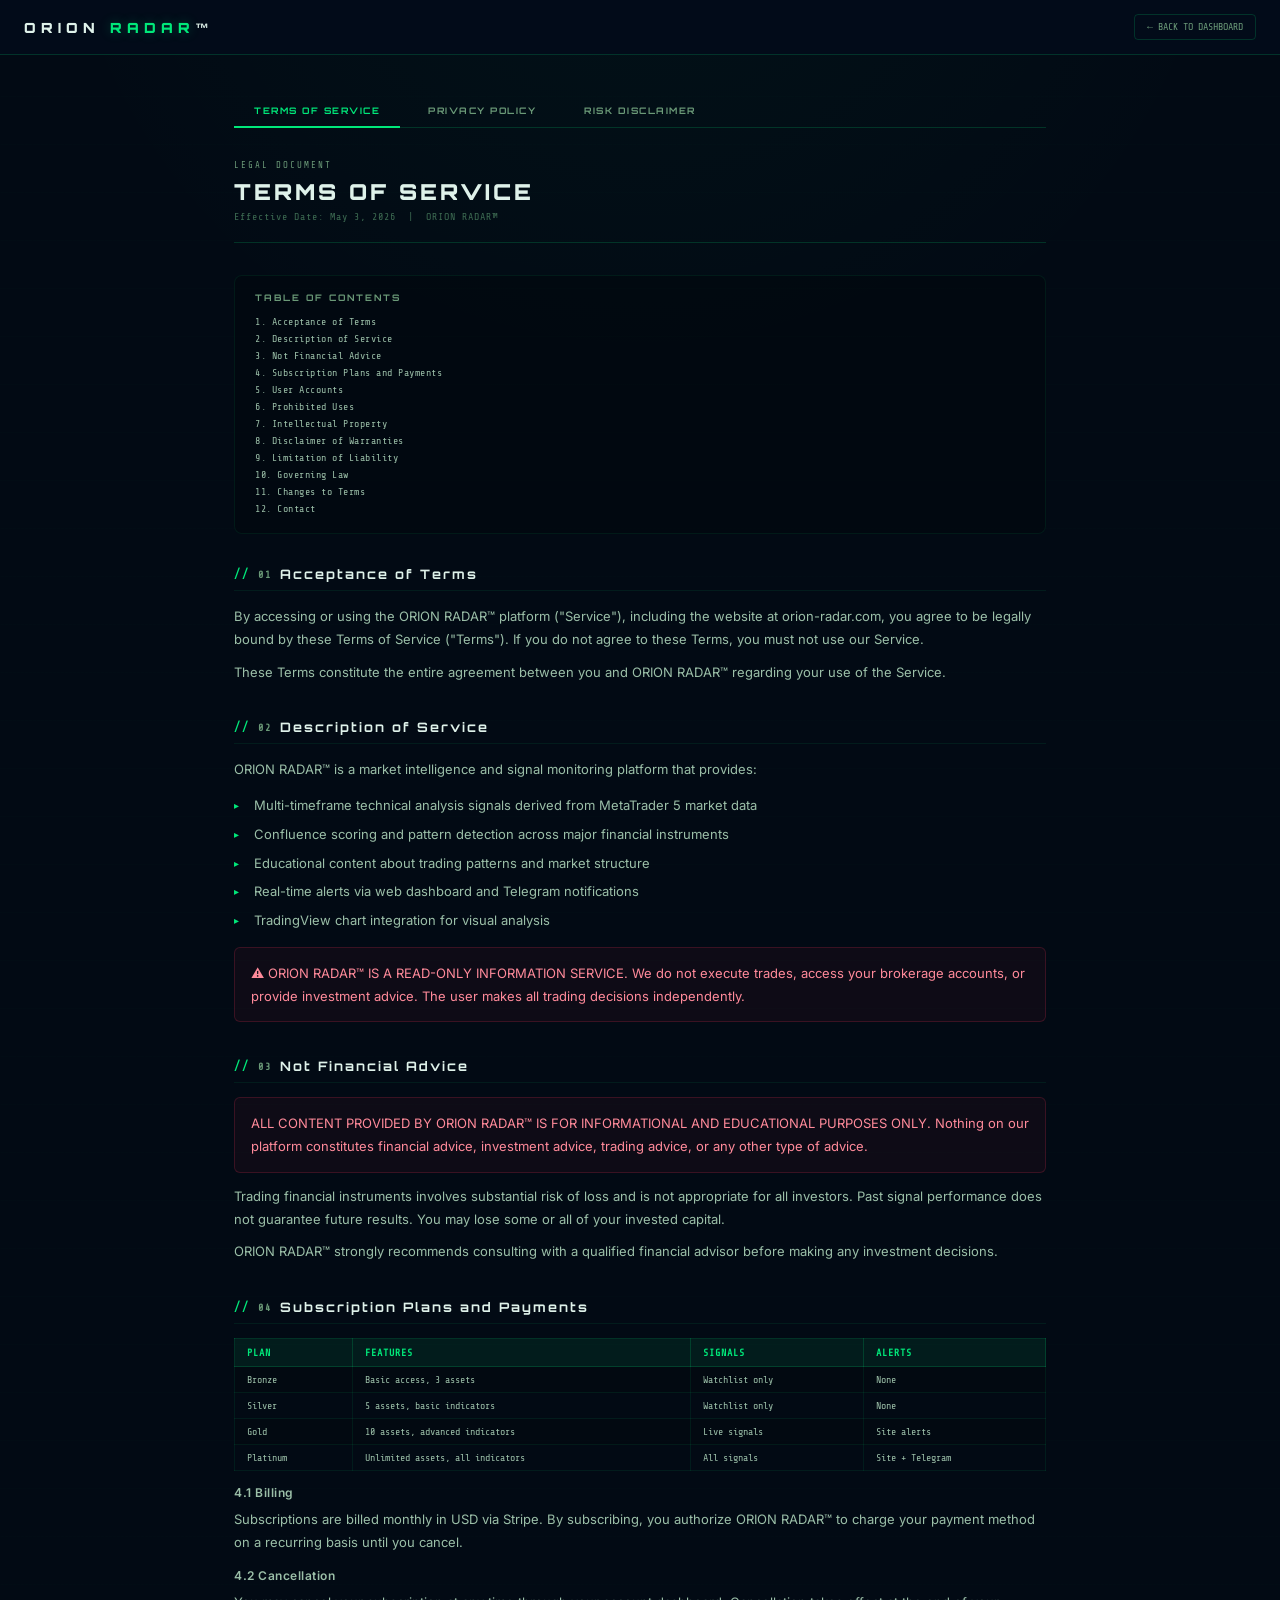
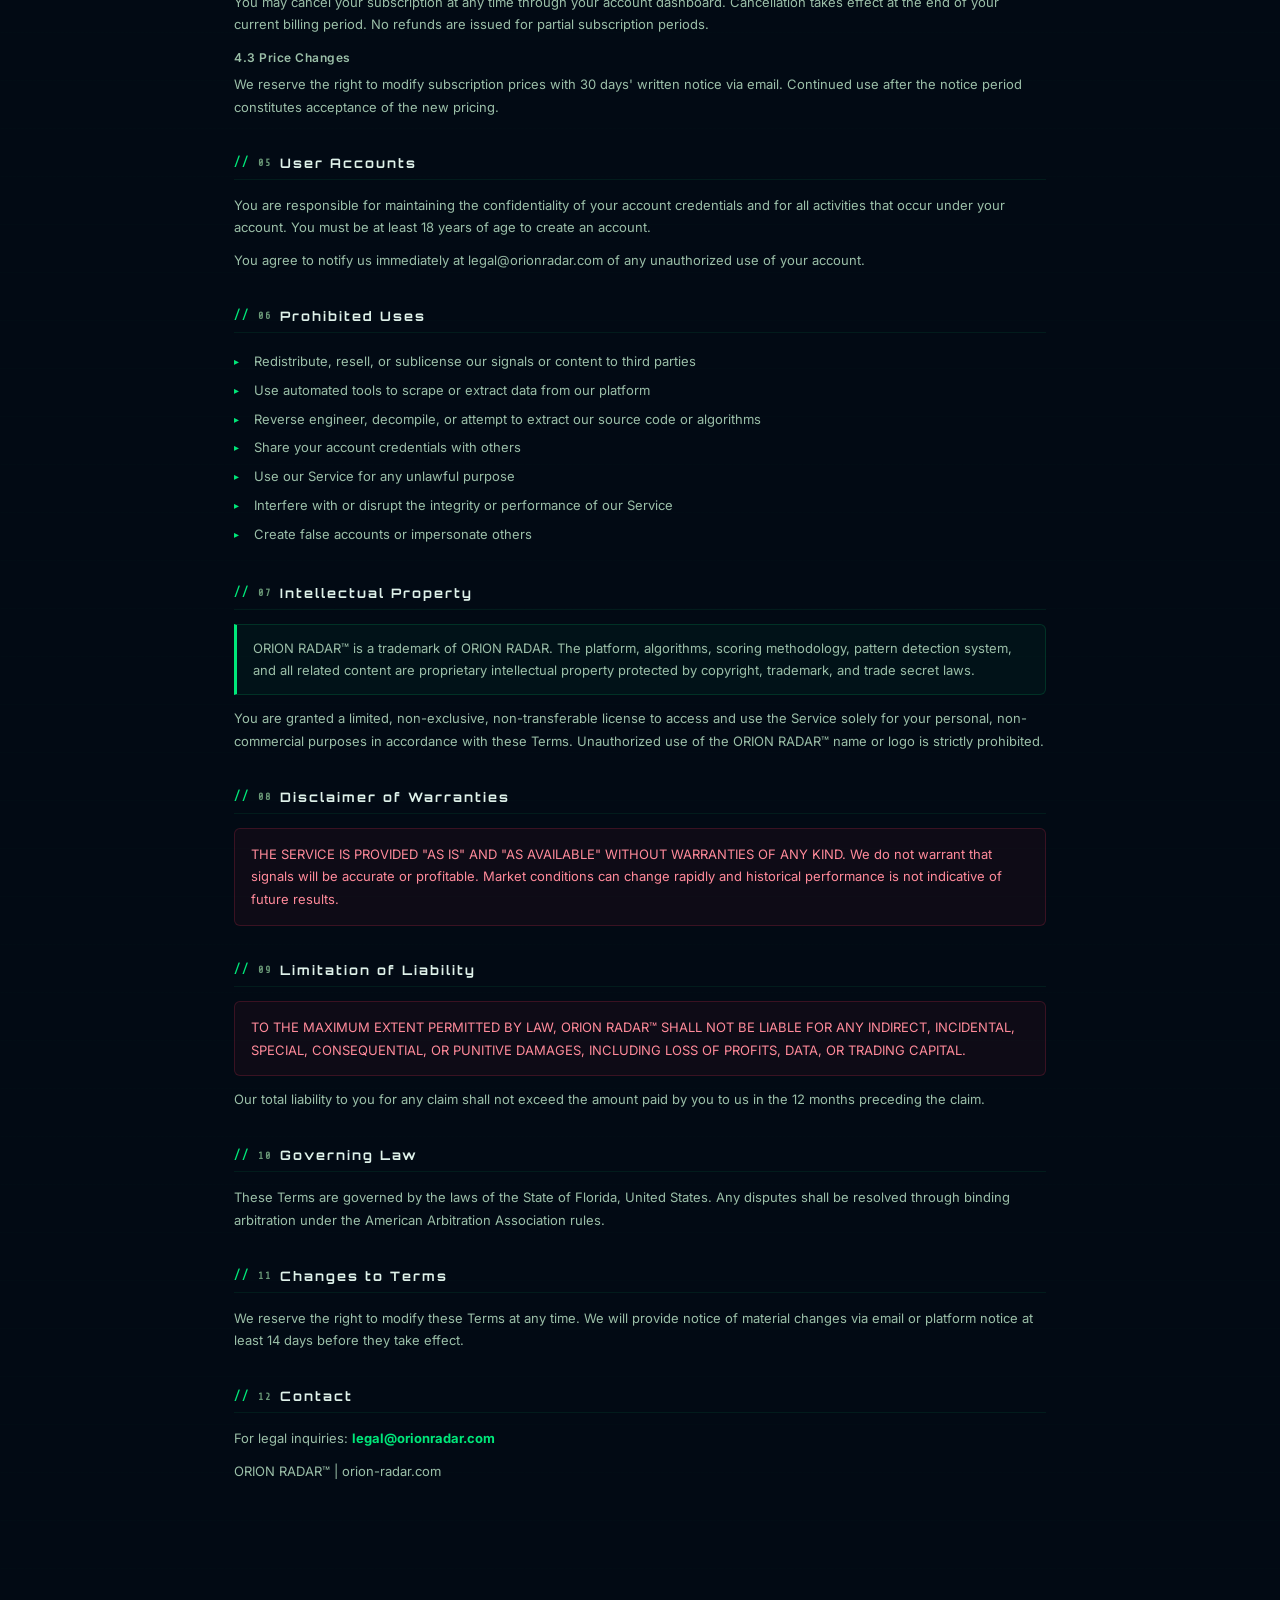
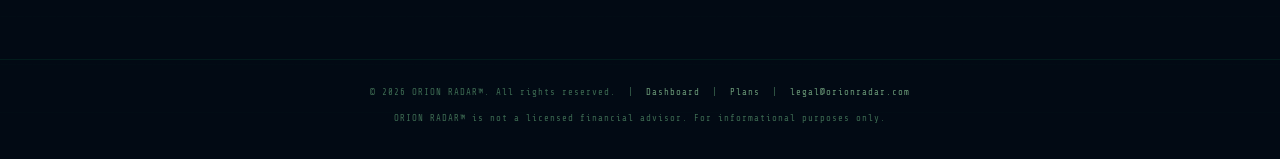
<file: legal.html>
<!DOCTYPE html>
<html lang="en">
<head>
  <meta charset="UTF-8"/>
  <meta name="viewport" content="width=device-width, initial-scale=1.0"/>
  <title>Legal — ORION RADAR™</title>
  <link href="https://fonts.googleapis.com/css2?family=Orbitron:wght@400;700;900&family=Share+Tech+Mono&family=Inter:wght@300;400;500;600&display=swap" rel="stylesheet">
  <style>
    *,*::before,*::after{box-sizing:border-box;margin:0;padding:0}
    :root{
      --bg:#020a14;--panel:rgba(3,12,26,0.98);
      --line:rgba(0,210,110,0.09);--line2:rgba(0,210,110,0.20);
      --green:#00e87a;--green2:#00ff90;--green3:#00c462;
      --glow2:rgba(0,232,122,0.28);
      --text:#dff2ea;--muted:#3d6b52;--muted2:#6b9a78;--muted3:#9bbfa8;
      --mono:'Share Tech Mono',monospace;--display:'Orbitron',sans-serif;
    }
    html,body{min-height:100%;background:var(--bg);color:var(--text);font-family:'Inter',sans-serif;}
    body{
      background-image:
        radial-gradient(ellipse 80% 30% at 50% -5%,rgba(0,232,122,0.04) 0%,transparent 60%),
        repeating-linear-gradient(0deg,transparent,transparent 47px,rgba(0,210,110,0.018) 48px);
    }

    /* NAV */
    .nav{display:flex;align-items:center;justify-content:space-between;
      padding:14px 24px;border-bottom:1px solid var(--line2);
      background:var(--panel);position:sticky;top:0;z-index:100;}
    .nav-logo{font-family:var(--display);font-size:14px;font-weight:900;letter-spacing:5px;color:var(--text);}
    .nav-logo span{color:var(--green);text-shadow:0 0 12px var(--glow2);}
    .nav-back{font-family:var(--mono);font-size:10px;color:var(--muted2);text-decoration:none;
      padding:6px 12px;border:1px solid var(--line2);border-radius:4px;transition:all .14s;}
    .nav-back:hover{color:var(--green);border-color:rgba(0,232,122,0.3);}

    /* LAYOUT */
    .container{max-width:860px;margin:0 auto;padding:40px 24px 80px;}

    /* TABS */
    .tabs{display:flex;gap:8px;margin-bottom:32px;border-bottom:1px solid var(--line2);padding-bottom:0;}
    .tab{font-family:var(--display);font-size:9px;font-weight:700;letter-spacing:1.5px;
      padding:10px 20px;cursor:pointer;color:var(--muted2);border-bottom:2px solid transparent;
      transition:all .14s;margin-bottom:-1px;}
    .tab:hover{color:var(--text);}
    .tab.active{color:var(--green);border-bottom-color:var(--green);}

    /* CONTENT */
    .doc{display:none;}
    .doc.active{display:block;}

    .doc-header{margin-bottom:32px;padding-bottom:20px;border-bottom:1px solid var(--line2);}
    .doc-badge{font-family:var(--mono);font-size:9px;color:var(--muted2);letter-spacing:2px;margin-bottom:8px;}
    .doc-title{font-family:var(--display);font-size:22px;font-weight:900;letter-spacing:3px;
      color:var(--text);margin-bottom:6px;}
    .doc-date{font-family:var(--mono);font-size:10px;color:var(--muted);letter-spacing:1px;}

    /* TOC */
    .toc{background:rgba(0,0,0,0.2);border:1px solid var(--line);border-radius:8px;
      padding:16px 20px;margin-bottom:32px;}
    .toc-title{font-family:var(--display);font-size:9px;font-weight:700;letter-spacing:2px;
      color:var(--muted2);margin-bottom:10px;}
    .toc a{display:block;font-family:var(--mono);font-size:10px;color:var(--muted3);
      text-decoration:none;padding:3px 0;transition:color .13s;letter-spacing:.5px;}
    .toc a:hover{color:var(--green);}

    /* SECTIONS */
    .section{margin-bottom:36px;}
    .section-title{font-family:var(--display);font-size:13px;font-weight:700;letter-spacing:2px;
      color:var(--text);margin-bottom:14px;padding-bottom:8px;
      border-bottom:1px solid var(--line);display:flex;align-items:center;gap:8px;}
    .section-title::before{content:'//';color:var(--green);font-family:var(--mono);font-size:11px;}
    .section-num{font-family:var(--mono);font-size:10px;color:var(--muted2);}

    .subsection-title{font-family:'Inter',sans-serif;font-size:12px;font-weight:600;
      color:var(--muted3);margin:14px 0 8px;letter-spacing:.5px;}

    p{font-size:13px;line-height:1.75;color:var(--muted3);margin-bottom:10px;}
    ul{list-style:none;margin:8px 0 12px;padding:0;}
    ul li{font-size:13px;line-height:1.6;color:var(--muted3);padding:4px 0 4px 20px;position:relative;}
    ul li::before{content:'▸';position:absolute;left:0;color:var(--green);font-size:10px;top:6px;}

    .warning-box{background:rgba(255,53,88,0.05);border:1px solid rgba(255,53,88,0.18);
      border-radius:6px;padding:14px 16px;margin:12px 0;}
    .warning-box p{color:#ff8a9a;margin:0;}

    .highlight-box{background:rgba(0,232,122,0.04);border:1px solid rgba(0,232,122,0.15);
      border-left:3px solid var(--green);border-radius:0 6px 6px 0;padding:12px 16px;margin:12px 0;}
    .highlight-box p{color:var(--muted3);margin:0;}

    .table-wrap{overflow-x:auto;margin:12px 0;}
    table{width:100%;border-collapse:collapse;font-family:var(--mono);font-size:10px;}
    th{background:rgba(0,232,122,0.08);color:var(--green);padding:8px 12px;text-align:left;
      border:1px solid var(--line2);letter-spacing:1px;}
    td{padding:7px 12px;border:1px solid var(--line);color:var(--muted3);}
    tr:nth-child(even) td{background:rgba(0,0,0,0.15);}

    /* FOOTER */
    footer{padding:24px;border-top:1px solid var(--line);text-align:center;margin-top:60px;}
    footer p{font-family:var(--mono);font-size:9px;color:var(--muted);letter-spacing:1px;line-height:1.8;}
    footer a{color:var(--muted2);text-decoration:none;}
    footer a:hover{color:var(--green);}
  </style>
</head>
<body>

<!-- NAV -->
<div class="nav">
  <div class="nav-logo">ORION <span>RADAR</span>™</div>
  <a href="/" class="nav-back">← BACK TO DASHBOARD</a>
</div>

<div class="container">

  <!-- TABS -->
  <div class="tabs">
    <div class="tab active" onclick="showTab('terms',this)">TERMS OF SERVICE</div>
    <div class="tab" onclick="showTab('privacy',this)" id="privacyTab">PRIVACY POLICY</div>
    <div class="tab" onclick="showTab('disclaimer',this)">RISK DISCLAIMER</div>
  </div>

  <!-- ── TERMS OF SERVICE ── -->
  <div class="doc active" id="terms">
    <div class="doc-header">
      <div class="doc-badge">LEGAL DOCUMENT</div>
      <div class="doc-title">TERMS OF SERVICE</div>
      <div class="doc-date">Effective Date: May 3, 2026 &nbsp;|&nbsp; ORION RADAR™</div>
    </div>

    <div class="toc">
      <div class="toc-title">TABLE OF CONTENTS</div>
      <a href="#t1">1. Acceptance of Terms</a>
      <a href="#t2">2. Description of Service</a>
      <a href="#t3">3. Not Financial Advice</a>
      <a href="#t4">4. Subscription Plans and Payments</a>
      <a href="#t5">5. User Accounts</a>
      <a href="#t6">6. Prohibited Uses</a>
      <a href="#t7">7. Intellectual Property</a>
      <a href="#t8">8. Disclaimer of Warranties</a>
      <a href="#t9">9. Limitation of Liability</a>
      <a href="#t10">10. Governing Law</a>
      <a href="#t11">11. Changes to Terms</a>
      <a href="#t12">12. Contact</a>
    </div>

    <div class="section" id="t1">
      <div class="section-title"><span class="section-num">01</span> Acceptance of Terms</div>
      <p>By accessing or using the ORION RADAR™ platform ("Service"), including the website at orion-radar.com, you agree to be legally bound by these Terms of Service ("Terms"). If you do not agree to these Terms, you must not use our Service.</p>
      <p>These Terms constitute the entire agreement between you and ORION RADAR™ regarding your use of the Service.</p>
    </div>

    <div class="section" id="t2">
      <div class="section-title"><span class="section-num">02</span> Description of Service</div>
      <p>ORION RADAR™ is a market intelligence and signal monitoring platform that provides:</p>
      <ul>
        <li>Multi-timeframe technical analysis signals derived from MetaTrader 5 market data</li>
        <li>Confluence scoring and pattern detection across major financial instruments</li>
        <li>Educational content about trading patterns and market structure</li>
        <li>Real-time alerts via web dashboard and Telegram notifications</li>
        <li>TradingView chart integration for visual analysis</li>
      </ul>
      <div class="warning-box">
        <p>⚠ ORION RADAR™ IS A READ-ONLY INFORMATION SERVICE. We do not execute trades, access your brokerage accounts, or provide investment advice. The user makes all trading decisions independently.</p>
      </div>
    </div>

    <div class="section" id="t3">
      <div class="section-title"><span class="section-num">03</span> Not Financial Advice</div>
      <div class="warning-box">
        <p>ALL CONTENT PROVIDED BY ORION RADAR™ IS FOR INFORMATIONAL AND EDUCATIONAL PURPOSES ONLY. Nothing on our platform constitutes financial advice, investment advice, trading advice, or any other type of advice.</p>
      </div>
      <p>Trading financial instruments involves substantial risk of loss and is not appropriate for all investors. Past signal performance does not guarantee future results. You may lose some or all of your invested capital.</p>
      <p>ORION RADAR™ strongly recommends consulting with a qualified financial advisor before making any investment decisions.</p>
    </div>

    <div class="section" id="t4">
      <div class="section-title"><span class="section-num">04</span> Subscription Plans and Payments</div>

      <div class="table-wrap">
        <table>
          <tr><th>PLAN</th><th>FEATURES</th><th>SIGNALS</th><th>ALERTS</th></tr>
          <tr><td>Bronze</td><td>Basic access, 3 assets</td><td>Watchlist only</td><td>None</td></tr>
          <tr><td>Silver</td><td>5 assets, basic indicators</td><td>Watchlist only</td><td>None</td></tr>
          <tr><td>Gold</td><td>10 assets, advanced indicators</td><td>Live signals</td><td>Site alerts</td></tr>
          <tr><td>Platinum</td><td>Unlimited assets, all indicators</td><td>All signals</td><td>Site + Telegram</td></tr>
        </table>
      </div>

      <div class="subsection-title">4.1 Billing</div>
      <p>Subscriptions are billed monthly in USD via Stripe. By subscribing, you authorize ORION RADAR™ to charge your payment method on a recurring basis until you cancel.</p>

      <div class="subsection-title">4.2 Cancellation</div>
      <p>You may cancel your subscription at any time through your account dashboard. Cancellation takes effect at the end of your current billing period. No refunds are issued for partial subscription periods.</p>

      <div class="subsection-title">4.3 Price Changes</div>
      <p>We reserve the right to modify subscription prices with 30 days' written notice via email. Continued use after the notice period constitutes acceptance of the new pricing.</p>
    </div>

    <div class="section" id="t5">
      <div class="section-title"><span class="section-num">05</span> User Accounts</div>
      <p>You are responsible for maintaining the confidentiality of your account credentials and for all activities that occur under your account. You must be at least 18 years of age to create an account.</p>
      <p>You agree to notify us immediately at legal@orionradar.com of any unauthorized use of your account.</p>
    </div>

    <div class="section" id="t6">
      <div class="section-title"><span class="section-num">06</span> Prohibited Uses</div>
      <ul>
        <li>Redistribute, resell, or sublicense our signals or content to third parties</li>
        <li>Use automated tools to scrape or extract data from our platform</li>
        <li>Reverse engineer, decompile, or attempt to extract our source code or algorithms</li>
        <li>Share your account credentials with others</li>
        <li>Use our Service for any unlawful purpose</li>
        <li>Interfere with or disrupt the integrity or performance of our Service</li>
        <li>Create false accounts or impersonate others</li>
      </ul>
    </div>

    <div class="section" id="t7">
      <div class="section-title"><span class="section-num">07</span> Intellectual Property</div>
      <div class="highlight-box">
        <p>ORION RADAR™ is a trademark of ORION RADAR. The platform, algorithms, scoring methodology, pattern detection system, and all related content are proprietary intellectual property protected by copyright, trademark, and trade secret laws.</p>
      </div>
      <p>You are granted a limited, non-exclusive, non-transferable license to access and use the Service solely for your personal, non-commercial purposes in accordance with these Terms. Unauthorized use of the ORION RADAR™ name or logo is strictly prohibited.</p>
    </div>

    <div class="section" id="t8">
      <div class="section-title"><span class="section-num">08</span> Disclaimer of Warranties</div>
      <div class="warning-box">
        <p>THE SERVICE IS PROVIDED "AS IS" AND "AS AVAILABLE" WITHOUT WARRANTIES OF ANY KIND. We do not warrant that signals will be accurate or profitable. Market conditions can change rapidly and historical performance is not indicative of future results.</p>
      </div>
    </div>

    <div class="section" id="t9">
      <div class="section-title"><span class="section-num">09</span> Limitation of Liability</div>
      <div class="warning-box">
        <p>TO THE MAXIMUM EXTENT PERMITTED BY LAW, ORION RADAR™ SHALL NOT BE LIABLE FOR ANY INDIRECT, INCIDENTAL, SPECIAL, CONSEQUENTIAL, OR PUNITIVE DAMAGES, INCLUDING LOSS OF PROFITS, DATA, OR TRADING CAPITAL.</p>
      </div>
      <p>Our total liability to you for any claim shall not exceed the amount paid by you to us in the 12 months preceding the claim.</p>
    </div>

    <div class="section" id="t10">
      <div class="section-title"><span class="section-num">10</span> Governing Law</div>
      <p>These Terms are governed by the laws of the State of Florida, United States. Any disputes shall be resolved through binding arbitration under the American Arbitration Association rules.</p>
    </div>

    <div class="section" id="t11">
      <div class="section-title"><span class="section-num">11</span> Changes to Terms</div>
      <p>We reserve the right to modify these Terms at any time. We will provide notice of material changes via email or platform notice at least 14 days before they take effect.</p>
    </div>

    <div class="section" id="t12">
      <div class="section-title"><span class="section-num">12</span> Contact</div>
      <p>For legal inquiries: <strong style="color:var(--green)">legal@orionradar.com</strong></p>
      <p>ORION RADAR™ | orion-radar.com</p>
    </div>
  </div>

  <!-- ── PRIVACY POLICY ── -->
  <div class="doc" id="privacy">
    <div class="doc-header">
      <div class="doc-badge">LEGAL DOCUMENT</div>
      <div class="doc-title">PRIVACY POLICY</div>
      <div class="doc-date">Effective Date: May 3, 2026 &nbsp;|&nbsp; ORION RADAR™</div>
    </div>

    <div class="toc">
      <div class="toc-title">TABLE OF CONTENTS</div>
      <a href="#p1">1. Information We Collect</a>
      <a href="#p2">2. How We Use Your Information</a>
      <a href="#p3">3. Data Storage and Security</a>
      <a href="#p4">4. Third-Party Services</a>
      <a href="#p5">5. Your Rights</a>
      <a href="#p6">6. Cookies</a>
      <a href="#p7">7. Children's Privacy</a>
      <a href="#p8">8. Changes to Policy</a>
      <a href="#p9">9. Contact</a>
    </div>

    <div class="section" id="p1">
      <div class="section-title"><span class="section-num">01</span> Information We Collect</div>
      <div class="subsection-title">1.1 Account Information</div>
      <p>When you register: name, email address, subscription plan, and payment information (processed securely by Stripe — we never store card details).</p>
      <div class="subsection-title">1.2 Trading Configuration</div>
      <p>When you configure your account: capital amount, risk percentage, leverage preference, and broker name. Used solely to power the lot size calculator — never shared.</p>
      <div class="subsection-title">1.3 Usage Data</div>
      <p>Pages visited, signals viewed, watchlist assets, and feature interactions. Used to improve our platform.</p>
      <div class="subsection-title">1.4 Telegram Integration</div>
      <p>If you connect Telegram alerts, we store your Telegram Chat ID. Used exclusively to deliver signal notifications — never sold or shared.</p>
    </div>

    <div class="section" id="p2">
      <div class="section-title"><span class="section-num">02</span> How We Use Your Information</div>
      <ul>
        <li>Provide, operate, and improve our Service</li>
        <li>Process payments and manage your subscription</li>
        <li>Send signal alerts and notifications you have opted into</li>
        <li>Communicate about your account and Service updates</li>
        <li>Comply with legal obligations</li>
      </ul>
      <div class="highlight-box">
        <p>We do not sell, rent, or trade your personal information to third parties. Ever.</p>
      </div>
    </div>

    <div class="section" id="p3">
      <div class="section-title"><span class="section-num">03</span> Data Storage and Security</div>
      <p>Your data is stored securely using Supabase with encryption at rest and in transit. Payments are processed by Stripe (PCI DSS compliant). We implement HTTPS encryption, secure authentication, and strict access controls.</p>
    </div>

    <div class="section" id="p4">
      <div class="section-title"><span class="section-num">04</span> Third-Party Services</div>
      <div class="table-wrap">
        <table>
          <tr><th>SERVICE</th><th>PURPOSE</th><th>PRIVACY POLICY</th></tr>
          <tr><td>Stripe</td><td>Payment processing</td><td>stripe.com/privacy</td></tr>
          <tr><td>Supabase</td><td>Database & auth</td><td>supabase.com/privacy</td></tr>
          <tr><td>Telegram</td><td>Signal notifications</td><td>telegram.org/privacy</td></tr>
          <tr><td>TradingView</td><td>Chart visualization</td><td>tradingview.com/privacy-policy</td></tr>
          <tr><td>Netlify</td><td>Web hosting</td><td>netlify.com/privacy</td></tr>
        </table>
      </div>
    </div>

    <div class="section" id="p5">
      <div class="section-title"><span class="section-num">05</span> Your Rights</div>
      <ul>
        <li><strong>Access</strong> — Request a copy of your personal data</li>
        <li><strong>Correction</strong> — Request correction of inaccurate data</li>
        <li><strong>Deletion</strong> — Request deletion of your account and data</li>
        <li><strong>Portability</strong> — Request your data in portable format</li>
        <li><strong>Opt-out</strong> — Unsubscribe from communications at any time</li>
      </ul>
      <p>To exercise these rights: <strong style="color:var(--green)">legal@orionradar.com</strong></p>
    </div>

    <div class="section" id="p6">
      <div class="section-title"><span class="section-num">06</span> Cookies</div>
      <p>We use only essential cookies and local storage to maintain your session and preferences. We do not use tracking cookies for advertising purposes.</p>
    </div>

    <div class="section" id="p7">
      <div class="section-title"><span class="section-num">07</span> Children's Privacy</div>
      <p>Our Service is not directed to individuals under 18. We do not knowingly collect personal information from children. If we become aware that a child has provided data, we will delete it immediately.</p>
    </div>

    <div class="section" id="p8">
      <div class="section-title"><span class="section-num">08</span> Changes to Policy</div>
      <p>We will notify you of significant changes via email or platform notice. Continued use after changes constitutes acceptance.</p>
    </div>

    <div class="section" id="p9">
      <div class="section-title"><span class="section-num">09</span> Contact</div>
      <p>Privacy inquiries: <strong style="color:var(--green)">legal@orionradar.com</strong></p>
    </div>
  </div>

  <!-- ── RISK DISCLAIMER ── -->
  <div class="doc" id="disclaimer">
    <div class="doc-header">
      <div class="doc-badge">LEGAL DOCUMENT</div>
      <div class="doc-title">RISK DISCLAIMER</div>
      <div class="doc-date">Effective Date: May 3, 2026 &nbsp;|&nbsp; ORION RADAR™</div>
    </div>

    <div class="warning-box" style="margin-bottom:28px">
      <p style="font-size:14px;font-weight:600;margin-bottom:8px">⚠ HIGH RISK WARNING</p>
      <p>Trading foreign exchange, cryptocurrencies, commodities, and other financial instruments carries a high level of risk and may not be suitable for all investors. You could lose some or all of your invested capital.</p>
    </div>

    <div class="section">
      <div class="section-title">ORION RADAR™ Is Not a Financial Advisor</div>
      <p>ORION RADAR™ is a technology platform that provides technical analysis signals for educational and informational purposes only. We are not a registered investment advisor, broker-dealer, or financial institution.</p>
      <p>Nothing communicated by ORION RADAR™ through our website, dashboard, Telegram alerts, or any other channel should be considered as financial advice, investment advice, or a recommendation to buy or sell any financial instrument.</p>
    </div>

    <div class="section">
      <div class="section-title">Risks of Trading</div>
      <ul>
        <li>You may lose your entire investment</li>
        <li>Leverage can amplify both gains and losses</li>
        <li>Past signal performance does not guarantee future results</li>
        <li>Market conditions can change rapidly and unpredictably</li>
        <li>Technical signals are not infallible and can produce false signals</li>
        <li>Slippage, spreads, and fees can reduce or eliminate profits</li>
        <li>Political, economic, and global events can cause extreme market volatility</li>
      </ul>
    </div>

    <div class="section">
      <div class="section-title">Your Responsibility</div>
      <p>You are solely responsible for your trading decisions. Before using our signals, you should:</p>
      <ul>
        <li>Consult with a qualified and licensed financial advisor</li>
        <li>Understand the risks of the financial instruments you trade</li>
        <li>Only trade with capital you can afford to lose</li>
        <li>Develop and follow your own risk management strategy</li>
        <li>Comply with all applicable laws and regulations in your jurisdiction</li>
      </ul>
    </div>

    <div class="section">
      <div class="section-title">Signal Accuracy</div>
      <p>ORION RADAR™ signals are generated algorithmically based on technical analysis patterns. While we strive for accuracy, we make no representations or warranties regarding the accuracy, completeness, or profitability of our signals.</p>
      <div class="highlight-box">
        <p>The lot size calculator and risk management tools provided are for educational purposes only. Always verify calculations independently before placing any trade.</p>
      </div>
    </div>

    <div class="section">
      <div class="section-title">Regulatory Notice</div>
      <p>Trading financial instruments may be regulated or restricted in your country. It is your responsibility to ensure compliance with all applicable laws and regulations. ORION RADAR™ does not solicit users in jurisdictions where such services are prohibited.</p>
    </div>
  </div>

</div><!-- /container -->

<footer>
  <p>
    © 2026 ORION RADAR™. All rights reserved. &nbsp;|&nbsp;
    <a href="/">Dashboard</a> &nbsp;|&nbsp;
    <a href="/plans.html">Plans</a> &nbsp;|&nbsp;
    <a href="mailto:legal@orionradar.com">legal@orionradar.com</a>
  </p>
  <p style="margin-top:6px">ORION RADAR™ is not a licensed financial advisor. For informational purposes only.</p>
</footer>

<script>
function showTab(id, el) {
  document.querySelectorAll('.doc').forEach(d => d.classList.remove('active'));
  document.querySelectorAll('.tab').forEach(t => t.classList.remove('active'));
  document.getElementById(id).classList.add('active');
  el.classList.add('active');
  window.scrollTo({top:0, behavior:'smooth'});
}

// Handle direct link to privacy (#privacy)
if (window.location.hash === '#privacy') {
  showTab('privacy', document.getElementById('privacyTab'));
}
</script>

</body>
</html>
</file>
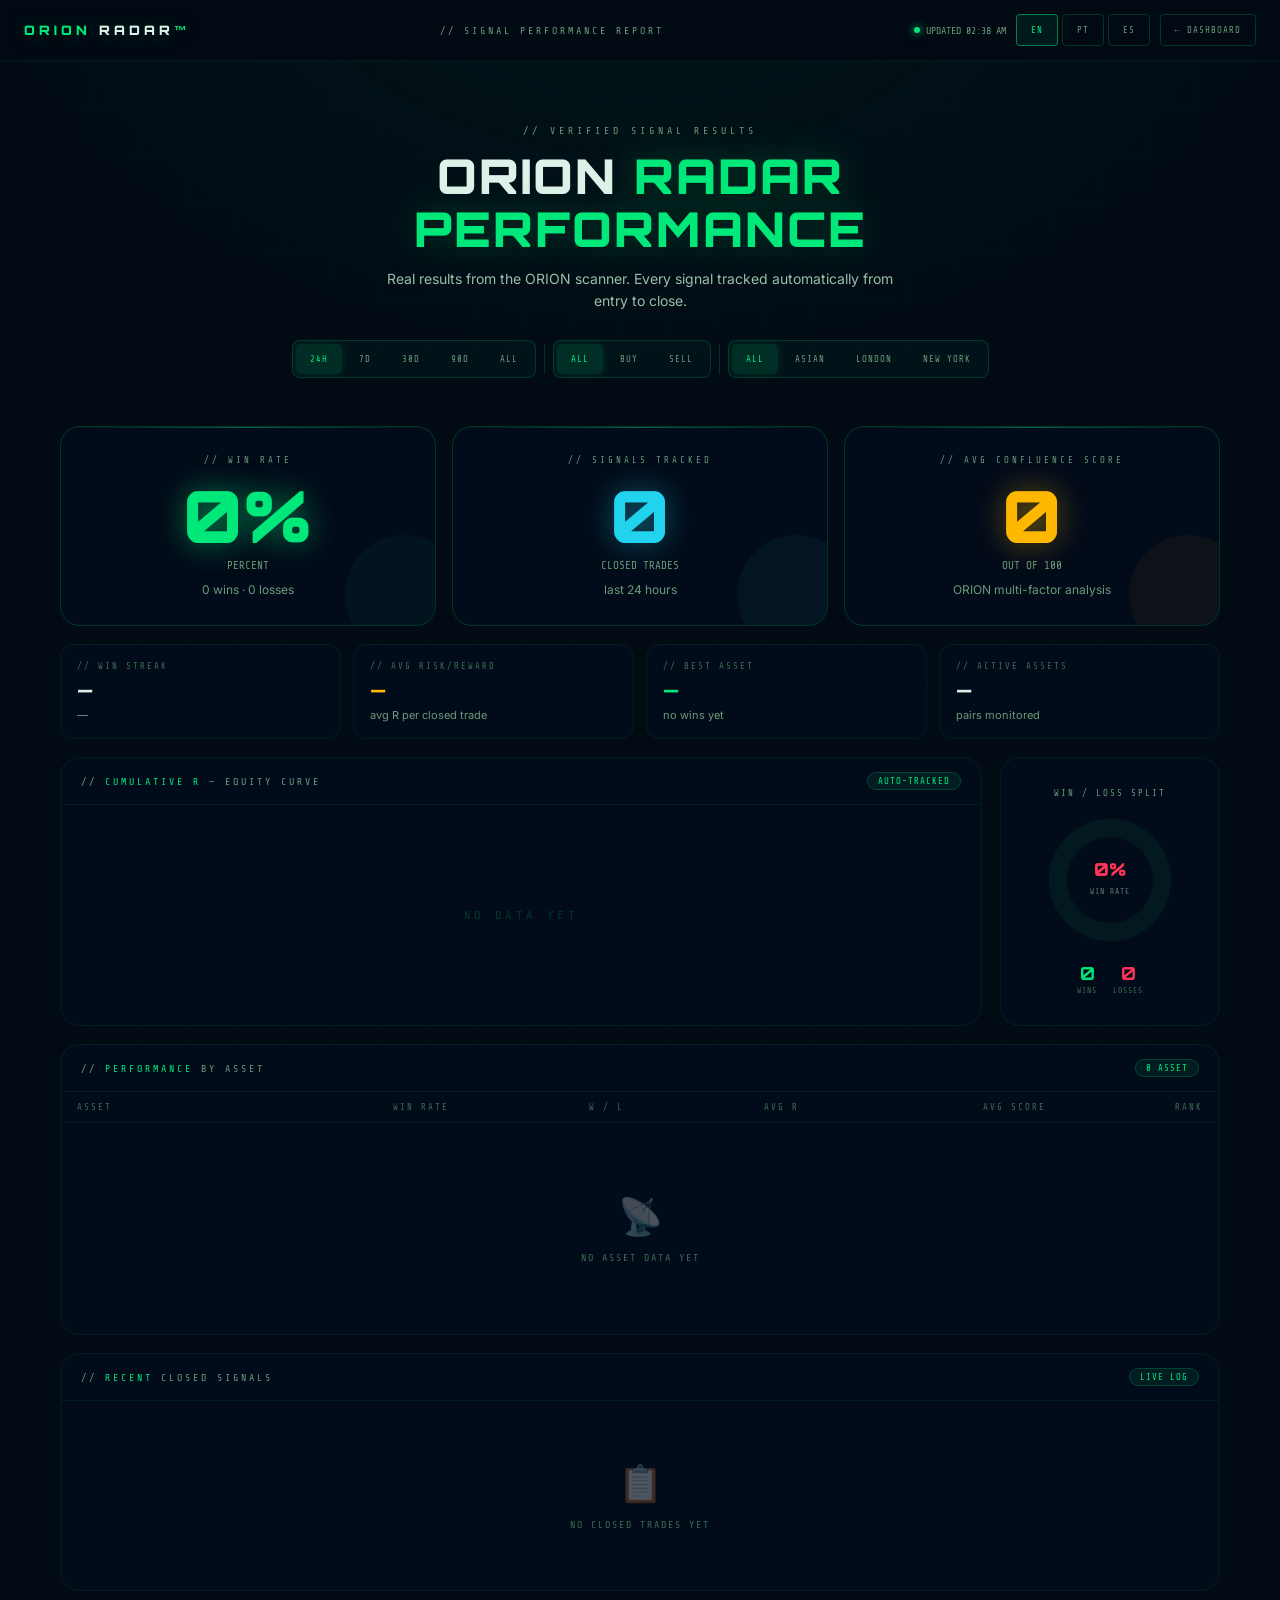
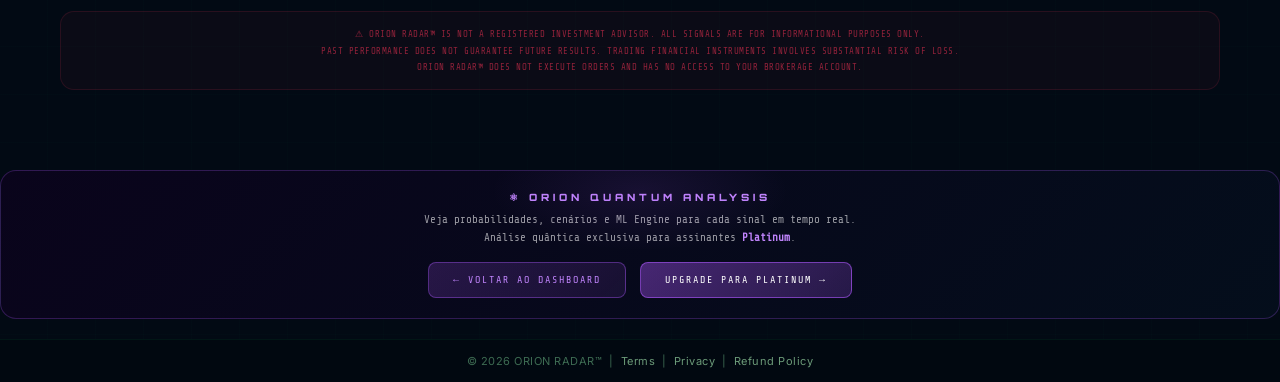
<file: performance.html>
<!DOCTYPE html>
<html lang="en">
<head>
<meta charset="UTF-8"/>
<meta name="viewport" content="width=device-width, initial-scale=1.0"/>
<title>ORION RADAR™ — Signal Performance</title>
<link href="https://fonts.googleapis.com/css2?family=Orbitron:wght@400;600;700;900&family=Share+Tech+Mono&family=Rajdhani:wght@500;600;700&family=Inter:wght@300;400;500;600;700&display=swap" rel="stylesheet">
<style>
  *,*::before,*::after{box-sizing:border-box;margin:0;padding:0}
  :root{
    --bg:#020a14;--bg2:#040f1e;
    --panel:rgba(3,12,26,0.98);
    --line:rgba(0,210,110,0.09);--line2:rgba(0,210,110,0.20);--line3:rgba(0,210,110,0.38);
    --green:#00e87a;--green2:#00ff90;--green3:#00c462;
    --glow:rgba(0,232,122,0.12);--glow2:rgba(0,232,122,0.28);
    --red:#ff3558;--amber:#ffb800;--blue:#22d3ee;--purple:#a78bfa;
    --text:#dff2ea;--muted:#3d6b52;--muted2:#6b9a78;--muted3:#9bbfa8;
    --mono:'Share Tech Mono',monospace;--display:'Orbitron',sans-serif;--raj:'Rajdhani',sans-serif;
  }
  html,body{min-height:100%;background:var(--bg);color:var(--text);font-family:'Inter',sans-serif;overflow-x:hidden}
  body{
    background-image:
      radial-gradient(ellipse 90% 40% at 50% -5%,rgba(0,232,122,0.05) 0%,transparent 65%),
      repeating-linear-gradient(0deg,transparent,transparent 47px,rgba(0,210,110,0.022) 48px),
      repeating-linear-gradient(90deg,transparent,transparent 47px,rgba(0,210,110,0.022) 48px);
    min-height:100vh;
  }

  /* TOPBAR */
  .topbar{display:flex;align-items:center;justify-content:space-between;
    padding:14px 24px;border-bottom:1px solid var(--line);
    background:rgba(2,10,20,0.97);position:sticky;top:0;z-index:100;
    backdrop-filter:blur(12px);gap:12px;flex-wrap:wrap;}
  .tb-brand{font-family:var(--display);font-size:13px;font-weight:900;
    letter-spacing:4px;color:var(--green);text-shadow:0 0 20px var(--glow2);white-space:nowrap;}
  .tb-brand em{color:var(--text);font-style:normal;}
  .tb-center{font-family:var(--mono);font-size:10px;color:var(--muted2);letter-spacing:3px;}
  .tb-right{display:flex;align-items:center;gap:10px;flex-wrap:wrap;}
  .tb-live{display:flex;align-items:center;gap:6px;font-family:var(--mono);font-size:10px;color:var(--muted2);}
  .live-dot{width:6px;height:6px;border-radius:50%;background:var(--green);
    box-shadow:0 0 8px var(--green);animation:pulse 2s infinite;}
  @keyframes pulse{0%,100%{opacity:1}50%{opacity:.3}}
  .btn-sm{height:32px;padding:0 14px;background:transparent;
    border:1px solid rgba(0,232,122,0.2);color:var(--muted2);
    font-family:var(--mono);font-size:9px;letter-spacing:1px;
    border-radius:4px;cursor:pointer;transition:all .15s;white-space:nowrap;}
  .btn-sm:hover{border-color:var(--green);color:var(--green);}
  .btn-sm.active-lang{border-color:rgba(0,232,122,0.5);color:var(--green);background:rgba(0,232,122,0.07);}

  /* LANG SWITCHER */
  .lang-group{display:flex;gap:4px;}

  /* SHELL */
  .shell{max-width:1200px;margin:0 auto;padding:28px 20px 60px;}

  /* HERO */
  .hero{text-align:center;padding:36px 0 40px;}
  .hero-eyebrow{font-family:var(--mono);font-size:10px;letter-spacing:4px;color:var(--muted2);margin-bottom:14px;}
  .hero-title{font-family:var(--display);font-size:clamp(24px,5vw,48px);font-weight:900;
    letter-spacing:2px;line-height:1.1;margin-bottom:12px;}
  .hero-title span{color:var(--green);text-shadow:0 0 40px var(--glow2);}
  .hero-sub{font-size:14px;color:var(--muted3);max-width:520px;margin:0 auto 28px;line-height:1.6;}

  /* FILTER BAR */
  .filter-bar{display:flex;align-items:center;justify-content:center;gap:8px;flex-wrap:wrap;margin-bottom:8px;}
  .filter-group{display:inline-flex;gap:3px;background:rgba(0,232,122,0.04);
    border:1px solid var(--line2);border-radius:8px;padding:3px;}
  .filter-btn{height:30px;padding:0 14px;background:transparent;border:none;
    color:var(--muted2);font-family:var(--mono);font-size:9px;letter-spacing:1px;
    border-radius:5px;cursor:pointer;transition:all .2s;white-space:nowrap;}
  .filter-btn.active{background:rgba(0,232,122,0.12);color:var(--green);
    box-shadow:0 0 10px rgba(0,232,122,0.12);}
  .filter-sep{width:1px;height:30px;background:var(--line2);}

  /* BIG 3 */
  .big3{display:grid;grid-template-columns:repeat(3,1fr);gap:16px;margin-bottom:18px;}
  .big-card{background:var(--panel);border:1px solid var(--line2);border-radius:20px;
    padding:28px 20px;text-align:center;position:relative;overflow:hidden;
    transition:border-color .2s,box-shadow .2s;}
  .big-card::before{content:'';position:absolute;top:0;left:0;right:0;height:1px;
    background:linear-gradient(90deg,transparent,var(--green),transparent);opacity:.4;}
  .big-card:hover{border-color:var(--line3);box-shadow:0 8px 40px rgba(0,232,122,0.08);}
  .big-card.win .big-num{color:var(--green);text-shadow:0 0 30px rgba(0,232,122,0.5);}
  .big-card.total .big-num{color:var(--blue);text-shadow:0 0 30px rgba(34,211,238,0.4);}
  .big-card.score .big-num{color:var(--amber);text-shadow:0 0 30px rgba(255,184,0,0.4);}
  .big-label{font-family:var(--mono);font-size:9px;letter-spacing:3px;color:var(--muted2);margin-bottom:14px;text-transform:uppercase;}
  .big-num{font-family:var(--display);font-size:clamp(44px,7vw,72px);font-weight:900;line-height:1;margin-bottom:8px;transition:all .3s;}
  .big-unit{font-family:var(--mono);font-size:11px;color:var(--muted2);}
  .big-sub{font-size:12px;color:var(--muted2);margin-top:10px;}
  .big-sub strong{color:var(--text);}
  .big-ring{position:absolute;bottom:-30px;right:-30px;width:120px;height:120px;border-radius:50%;opacity:.04;}
  .win .big-ring{background:var(--green);}
  .total .big-ring{background:var(--blue);}
  .score .big-ring{background:var(--amber);}

  /* METRICS ROW */
  .metrics-row{display:grid;grid-template-columns:repeat(4,1fr);gap:12px;margin-bottom:18px;}
  .metric-card{background:var(--panel);border:1px solid var(--line);border-radius:14px;
    padding:16px;display:flex;flex-direction:column;gap:6px;}
  .metric-label{font-family:var(--mono);font-size:9px;letter-spacing:2px;color:var(--muted);}
  .metric-value{font-family:var(--display);font-size:20px;font-weight:700;color:var(--text);}
  .metric-value.green{color:var(--green);}
  .metric-value.red{color:var(--red);}
  .metric-value.amber{color:var(--amber);}
  .metric-sub{font-size:11px;color:var(--muted2);}

  /* SECTION */
  .section{background:var(--panel);border:1px solid var(--line);border-radius:20px;overflow:hidden;margin-bottom:18px;}
  .section-head{padding:14px 20px;border-bottom:1px solid var(--line);display:flex;align-items:center;justify-content:space-between;gap:10px;flex-wrap:wrap;}
  .section-title{font-family:var(--mono);font-size:10px;letter-spacing:3px;color:var(--muted2);}
  .section-title span{color:var(--green);}
  .section-badge{font-family:var(--mono);font-size:9px;padding:3px 10px;
    background:rgba(0,232,122,0.08);border:1px solid rgba(0,232,122,0.2);
    color:var(--green);border-radius:99px;letter-spacing:1px;white-space:nowrap;}

  /* CHARTS ROW */
  .charts-row{display:grid;grid-template-columns:1fr 220px;gap:18px;margin-bottom:18px;}
  .equity-wrap{background:var(--panel);border:1px solid var(--line);border-radius:20px;overflow:hidden;}
  #equity-chart{height:220px;padding:16px 16px 8px;}
  .equity-svg{width:100%;height:100%;}
  .donut-wrap{background:var(--panel);border:1px solid var(--line);border-radius:20px;
    display:flex;flex-direction:column;align-items:center;justify-content:center;padding:20px;gap:12px;}
  .donut-title{font-family:var(--mono);font-size:9px;letter-spacing:2px;color:var(--muted2);}
  .donut-svg{width:140px;height:140px;}
  .donut-stats{display:flex;gap:16px;}
  .donut-stat{text-align:center;}
  .donut-num{font-family:var(--display);font-size:18px;font-weight:700;}
  .donut-num.w{color:var(--green);}
  .donut-num.l{color:var(--red);}
  .donut-lbl{font-family:var(--mono);font-size:8px;letter-spacing:1px;color:var(--muted);margin-top:2px;}

  /* SESSION TAGS */
  .session-tag{display:inline-block;font-family:var(--mono);font-size:8px;letter-spacing:1px;
    padding:2px 7px;border-radius:3px;margin-left:6px;}
  .session-asian{background:rgba(167,139,250,0.12);color:var(--purple);border:1px solid rgba(167,139,250,0.2);}
  .session-london{background:rgba(34,211,238,0.1);color:var(--blue);border:1px solid rgba(34,211,238,0.2);}
  .session-ny{background:rgba(255,184,0,0.1);color:var(--amber);border:1px solid rgba(255,184,0,0.2);}

  /* ASSET TABLE */
  .asset-table{width:100%;border-collapse:collapse;}
  .asset-table th{font-family:var(--mono);font-size:9px;letter-spacing:2px;color:var(--muted);
    padding:10px 16px;text-align:left;border-bottom:1px solid var(--line);font-weight:400;}
  .asset-table th.r{text-align:right;}
  .asset-table td{padding:11px 16px;border-bottom:1px solid rgba(0,210,110,0.05);font-size:13px;vertical-align:middle;}
  .asset-table tr:last-child td{border-bottom:none;}
  .asset-table tr:hover td{background:rgba(0,232,122,0.03);}
  .sym-cell{font-family:var(--display);font-size:13px;font-weight:700;color:var(--text);}
  .wr-cell{text-align:right;}
  .wr-num{font-family:var(--display);font-size:14px;font-weight:700;}
  .wr-bar-wrap{margin-top:4px;height:3px;background:rgba(255,255,255,0.05);border-radius:2px;}
  .wr-bar{height:100%;border-radius:2px;transition:width .8s cubic-bezier(.4,0,.2,1);}
  .wl-cell{text-align:right;font-family:var(--mono);font-size:12px;}
  .wins{color:var(--green);}
  .losses{color:var(--red);}
  .rr-cell{text-align:right;font-family:var(--mono);font-size:12px;color:var(--amber);}
  .score-cell{text-align:right;font-family:var(--mono);font-size:12px;}
  .rank-badge{font-family:var(--mono);font-size:9px;padding:2px 8px;border-radius:99px;letter-spacing:1px;white-space:nowrap;}
  .rank-elite{background:rgba(0,232,122,0.12);color:var(--green);border:1px solid rgba(0,232,122,0.25);}
  .rank-strong{background:rgba(255,184,0,0.1);color:var(--amber);border:1px solid rgba(255,184,0,0.2);}
  .rank-base{background:rgba(255,255,255,0.05);color:var(--muted3);border:1px solid rgba(255,255,255,0.08);}

  /* TRADES */
  .trades-list{display:flex;flex-direction:column;}
  .trade-row{display:grid;grid-template-columns:8px 1fr auto auto auto auto auto;
    align-items:center;gap:12px;padding:12px 20px;
    border-bottom:1px solid rgba(0,210,110,0.05);transition:background .15s;}
  .trade-row:last-child{border-bottom:none;}
  .trade-row:hover{background:rgba(0,232,122,0.03);}
  .trade-dot{width:8px;height:8px;border-radius:50%;flex-shrink:0;}
  .dot-win{background:var(--green);box-shadow:0 0 8px rgba(0,232,122,0.6);}
  .dot-loss{background:var(--red);box-shadow:0 0 8px rgba(255,53,88,0.6);}
  .trade-sym{font-family:var(--display);font-size:13px;font-weight:700;}
  .trade-setup{font-size:11px;color:var(--muted2);font-family:var(--mono);}
  .trade-result{font-family:var(--display);font-size:12px;font-weight:700;}
  .result-win{color:var(--green);}
  .result-loss{color:var(--red);}
  .trade-side{font-family:var(--mono);font-size:10px;padding:2px 7px;border-radius:3px;}
  .side-buy{background:rgba(0,232,122,0.1);color:var(--green);}
  .side-sell{background:rgba(255,53,88,0.1);color:var(--red);}
  .trade-rr{font-family:var(--mono);font-size:11px;color:var(--amber);}
  .trade-score{font-family:var(--mono);font-size:11px;color:var(--muted3);}
  .trade-time{font-family:var(--mono);font-size:10px;color:var(--muted);}

  /* EMPTY */
  .empty-state{padding:60px 20px;text-align:center;}
  .empty-icon{font-size:36px;margin-bottom:14px;opacity:.3;}
  .empty-text{font-family:var(--mono);font-size:10px;color:var(--muted);letter-spacing:2px;}

  /* DISCLAIMER */
  .disclaimer-box{background:rgba(255,53,88,0.04);border:1px solid rgba(255,53,88,0.12);
    border-radius:14px;padding:14px 20px;margin-top:20px;
    font-family:var(--mono);font-size:9px;color:rgba(255,53,88,0.55);
    letter-spacing:.5px;line-height:1.8;text-align:center;}

  /* FOOTER */
  footer{padding:14px 20px;text-align:center;
    background:rgba(2,8,16,0.9);border-top:1px solid rgba(0,232,122,0.06);}
  footer div{font-size:11px;color:var(--muted);letter-spacing:.5px;}
  footer a{color:var(--muted2);text-decoration:none;}
  footer a:hover{color:var(--green);}

  /* RESPONSIVE */
  @media(max-width:900px){
    .charts-row{grid-template-columns:1fr;}
    .donut-wrap{flex-direction:row;padding:16px 20px;}
  }
  @media(max-width:760px){
    .big3{grid-template-columns:1fr 1fr;}.big-card.score{grid-column:span 2;}
    .metrics-row{grid-template-columns:1fr 1fr;}
    .trade-row{grid-template-columns:8px 1fr auto auto;}
    .trade-score,.trade-time,.trade-side{display:none;}
    .tb-center{display:none;}
  }
  @media(max-width:500px){
    .big3{grid-template-columns:1fr;}.big-card.score{grid-column:auto;}
    .filter-bar{gap:5px;}
  }
</style>
</head>
<body>

<!-- TOPBAR -->
<div class="topbar">
  <div class="tb-brand">ORION <em>RADAR</em>™</div>
  <div class="tb-center" id="t-tb-center">// SIGNAL PERFORMANCE REPORT</div>
  <div class="tb-right">
    <div class="tb-live"><div class="live-dot"></div><span id="updatedAt">LOADING...</span></div>
    <div class="lang-group">
      <button class="btn-sm" onclick="setLang('en')">EN</button>
      <button class="btn-sm" onclick="setLang('pt')">PT</button>
      <button class="btn-sm" onclick="setLang('es')">ES</button>
    </div>
    <button class="btn-sm" onclick="window.location.href='/dashboard.html'" id="t-btn-dashboard">← DASHBOARD</button>
  </div>
</div>

<div class="shell">

  <!-- HERO -->
  <div class="hero">
    <div class="hero-eyebrow" id="t-eyebrow">// VERIFIED SIGNAL RESULTS</div>
    <h1 class="hero-title">ORION <span>RADAR</span><br><span id="t-hero-word">PERFORMANCE</span></h1>
    <p class="hero-sub" id="t-hero-sub">Real results from the ORION scanner. Every signal tracked automatically from entry to close.</p>

    <!-- FILTER BAR -->
    <div class="filter-bar">
      <!-- Period -->
      <div class="filter-group">
        <button class="filter-btn active" data-days="1" onclick="setPeriod(this,1)">24H</button>
        <button class="filter-btn" data-days="7" onclick="setPeriod(this,7)">7D</button>
        <button class="filter-btn" data-days="30" onclick="setPeriod(this,30)">30D</button>
        <button class="filter-btn" data-days="90" onclick="setPeriod(this,90)">90D</button>
        <button class="filter-btn" data-days="365" onclick="setPeriod(this,365)" id="t-all">ALL</button>
      </div>
      <div class="filter-sep"></div>
      <!-- Side -->
      <div class="filter-group">
        <button class="filter-btn active" data-side="ALL" onclick="setSide(this,'ALL')" id="t-fs-all">ALL</button>
        <button class="filter-btn" data-side="BUY" onclick="setSide(this,'BUY')">BUY</button>
        <button class="filter-btn" data-side="SELL" onclick="setSide(this,'SELL')">SELL</button>
      </div>
      <div class="filter-sep"></div>
      <!-- Session -->
      <div class="filter-group">
        <button class="filter-btn active" data-sess="ALL" onclick="setSess(this,'ALL')" id="t-sess-all">ALL</button>
        <button class="filter-btn" data-sess="ASIAN" onclick="setSess(this,'ASIAN')" id="t-sess-asian">ASIAN</button>
        <button class="filter-btn" data-sess="LONDON" onclick="setSess(this,'LONDON')" id="t-sess-london">LONDON</button>
        <button class="filter-btn" data-sess="NY" onclick="setSess(this,'NY')" id="t-sess-ny">NEW YORK</button>
      </div>
    </div>
  </div>

  <!-- BIG 3 -->
  <div class="big3">
    <div class="big-card win">
      <div class="big-ring"></div>
      <div class="big-label" id="t-lbl-wr">// WIN RATE</div>
      <div class="big-num" id="statWinRate">—</div>
      <div class="big-unit" id="t-unit-pct">PERCENT</div>
      <div class="big-sub" id="statWL">— wins · — losses</div>
    </div>
    <div class="big-card total">
      <div class="big-ring"></div>
      <div class="big-label" id="t-lbl-sig">// SIGNALS TRACKED</div>
      <div class="big-num" id="statTotal">—</div>
      <div class="big-unit" id="t-unit-closed">CLOSED TRADES</div>
      <div class="big-sub" id="statPeriod">—</div>
    </div>
    <div class="big-card score">
      <div class="big-ring"></div>
      <div class="big-label" id="t-lbl-score">// AVG CONFLUENCE SCORE</div>
      <div class="big-num" id="statScore">—</div>
      <div class="big-unit" id="t-unit-score">OUT OF 100</div>
      <div class="big-sub" id="t-sub-score">ORION multi-factor analysis</div>
    </div>
  </div>

  <!-- METRICS ROW -->
  <div class="metrics-row">
    <div class="metric-card">
      <div class="metric-label" id="t-met-streak">// WIN STREAK</div>
      <div class="metric-value green" id="metStreak">—</div>
      <div class="metric-sub" id="t-met-streak-sub">consecutive wins</div>
    </div>
    <div class="metric-card">
      <div class="metric-label" id="t-met-rr">// AVG RISK/REWARD</div>
      <div class="metric-value amber" id="metRR">—</div>
      <div class="metric-sub" id="t-met-rr-sub">avg R per closed trade</div>
    </div>
    <div class="metric-card">
      <div class="metric-label" id="t-met-best">// BEST ASSET</div>
      <div class="metric-value green" id="metBest">—</div>
      <div class="metric-sub" id="metBestSub">—% win rate</div>
    </div>
    <div class="metric-card">
      <div class="metric-label" id="t-met-assets">// ACTIVE ASSETS</div>
      <div class="metric-value" id="metAssets">—</div>
      <div class="metric-sub" id="t-met-assets-sub">pairs monitored</div>
    </div>
  </div>

  <!-- CHARTS ROW: Equity + Donut -->
  <div class="charts-row">
    <div class="equity-wrap">
      <div class="section-head">
        <div class="section-title">// <span id="t-eq-title">CUMULATIVE R</span> — EQUITY CURVE</div>
        <div class="section-badge" id="t-eq-badge">AUTO-TRACKED</div>
      </div>
      <div id="equity-chart">
        <svg class="equity-svg" id="equitySvg" viewBox="0 0 800 180" preserveAspectRatio="none"></svg>
      </div>
    </div>
    <div class="donut-wrap">
      <div class="donut-title" id="t-donut-title">WIN / LOSS SPLIT</div>
      <svg class="donut-svg" id="donutSvg" viewBox="0 0 140 140">
        <circle cx="70" cy="70" r="52" fill="none" stroke="rgba(0,210,110,0.07)" stroke-width="18"/>
        <circle id="donutWin" cx="70" cy="70" r="52" fill="none" stroke="#00e87a" stroke-width="18"
          stroke-dasharray="0 327" stroke-dashoffset="82" stroke-linecap="butt"
          style="transition:stroke-dasharray .8s ease,stroke-dashoffset .8s ease"/>
        <circle id="donutLoss" cx="70" cy="70" r="52" fill="none" stroke="#ff3558" stroke-width="18"
          stroke-dasharray="0 327" stroke-dashoffset="82" stroke-linecap="butt"
          style="transition:stroke-dasharray .8s ease,stroke-dashoffset .8s ease"/>
        <text id="donutPct" x="70" y="66" text-anchor="middle" font-family="Orbitron,sans-serif"
          font-size="18" font-weight="900" fill="#dff2ea">—%</text>
        <text id="donutLbl" x="70" y="84" text-anchor="middle" font-family="Share Tech Mono,monospace"
          font-size="8" fill="rgba(155,191,168,0.6)" letter-spacing="1">WIN RATE</text>
      </svg>
      <div class="donut-stats">
        <div class="donut-stat"><div class="donut-num w" id="donutW">—</div><div class="donut-lbl" id="t-wins">WINS</div></div>
        <div class="donut-stat"><div class="donut-num l" id="donutL">—</div><div class="donut-lbl" id="t-losses">LOSSES</div></div>
      </div>
    </div>
  </div>

  <!-- ASSET BREAKDOWN -->
  <div class="section">
    <div class="section-head">
      <div class="section-title">// <span id="t-asset-title">PERFORMANCE</span> BY ASSET</div>
      <div class="section-badge" id="assetCount">— ASSETS</div>
    </div>
    <div style="overflow-x:auto;">
      <table class="asset-table">
        <thead>
          <tr>
            <th id="t-th-asset">ASSET</th>
            <th class="r" id="t-th-wr">WIN RATE</th>
            <th class="r" id="t-th-wl">W / L</th>
            <th class="r" id="t-th-rr">AVG R</th>
            <th class="r" id="t-th-score">AVG SCORE</th>
            <th class="r" id="t-th-rank">RANK</th>
          </tr>
        </thead>
        <tbody id="assetTableBody"></tbody>
      </table>
    </div>
  </div>

  <!-- RECENT TRADES -->
  <div class="section">
    <div class="section-head">
      <div class="section-title">// <span id="t-trades-title">RECENT</span> CLOSED SIGNALS</div>
      <div class="section-badge" id="t-trades-badge">LIVE LOG</div>
    </div>
    <div class="trades-list" id="tradesList"></div>
  </div>

  <!-- DISCLAIMER -->
  <div class="disclaimer-box" id="t-disclaimer">
    ⚠ ORION RADAR™ IS NOT A REGISTERED INVESTMENT ADVISOR. ALL SIGNALS ARE FOR INFORMATIONAL PURPOSES ONLY.<br>
    PAST PERFORMANCE DOES NOT GUARANTEE FUTURE RESULTS. TRADING FINANCIAL INSTRUMENTS INVOLVES SUBSTANTIAL RISK OF LOSS.<br>
    ORION RADAR™ DOES NOT EXECUTE ORDERS AND HAS NO ACCESS TO YOUR BROKERAGE ACCOUNT.
  </div>

</div>

  <!-- ORION QUANTUM CTA -->
  <div style="margin:20px 0;padding:20px 24px;
    background:linear-gradient(135deg,rgba(10,4,28,0.98),rgba(4,14,28,0.98));
    border:1px solid rgba(168,85,247,0.25);border-radius:16px;
    position:relative;overflow:hidden;text-align:center;">
    <div style="position:absolute;top:-40px;left:50%;transform:translateX(-50%);
      width:300px;height:120px;
      background:radial-gradient(ellipse,rgba(168,85,247,0.1) 0%,transparent 70%);
      pointer-events:none"></div>
    <div style="font-family:'Orbitron',sans-serif;font-size:10px;font-weight:900;
      letter-spacing:4px;color:#c084fc;margin-bottom:8px">⚛ ORION QUANTUM ANALYSIS</div>
    <div style="font-family:'Share Tech Mono',monospace;font-size:11px;
      color:rgba(255,255,255,0.6);margin-bottom:16px;line-height:1.6">
      Veja probabilidades, cenários e ML Engine para cada sinal em tempo real.<br>
      Análise quântica exclusiva para assinantes <strong style="color:#c084fc">Platinum</strong>.
    </div>
    <button onclick="window.location.href='/dashboard.html'"
      style="height:36px;padding:0 24px;
        background:linear-gradient(135deg,rgba(168,85,247,0.2),rgba(168,85,247,0.1));
        border:1px solid rgba(168,85,247,0.4);border-radius:8px;
        color:#c084fc;font-family:'Share Tech Mono',monospace;font-size:10px;
        letter-spacing:2px;cursor:pointer;transition:all .2s;margin-right:10px"
      onmouseover="this.style.background='rgba(168,85,247,0.3)'"
      onmouseout="this.style.background='linear-gradient(135deg,rgba(168,85,247,0.2),rgba(168,85,247,0.1))'">
      ← VOLTAR AO DASHBOARD
    </button>
    <button onclick="window.location.href='/plans.html'"
      style="height:36px;padding:0 24px;
        background:linear-gradient(135deg,rgba(168,85,247,0.4),rgba(168,85,247,0.2));
        border:1px solid rgba(168,85,247,0.6);border-radius:8px;
        color:#fff;font-family:'Share Tech Mono',monospace;font-size:10px;
        letter-spacing:2px;cursor:pointer;transition:all .2s"
      onmouseover="this.style.background='rgba(168,85,247,0.5)'"
      onmouseout="this.style.background='linear-gradient(135deg,rgba(168,85,247,0.4),rgba(168,85,247,0.2))'">
      UPGRADE PARA PLATINUM →
    </button>
  </div>

<footer>
  <div>
    © 2026 ORION RADAR™ &nbsp;|&nbsp;
    <a href="/terms.html">Terms</a> &nbsp;|&nbsp;
    <a href="/privacy.html">Privacy</a> &nbsp;|&nbsp;
    <a href="/refund.html">Refund Policy</a>
  </div>
</footer>

<script>
const BACKEND = 'https://orion-radar-backend.onrender.com';
let currentDays = 1;
let currentSide = 'ALL';
let currentSess = 'ALL';
let rawTrades = [];
let rawData = null;

// ── TRANSLATIONS ──────────────────────────────────────────────
const T = {
  en:{
    'tb-center':'// SIGNAL PERFORMANCE REPORT','btn-dashboard':'← DASHBOARD',
    'eyebrow':'// VERIFIED SIGNAL RESULTS','hero-word':'PERFORMANCE',
    'hero-sub':'Real results from the ORION scanner. Every signal tracked automatically from entry to close.',
    'fs-all':'ALL','sess-all':'ALL','sess-asian':'ASIAN','sess-london':'LONDON','sess-ny':'NEW YORK',
    'lbl-wr':'// WIN RATE','unit-pct':'PERCENT','lbl-sig':'// SIGNALS TRACKED','unit-closed':'CLOSED TRADES',
    'lbl-score':'// AVG CONFLUENCE SCORE','unit-score':'OUT OF 100','sub-score':'ORION multi-factor analysis',
    'met-streak':'// WIN STREAK','met-streak-sub':'consecutive wins',
    'met-rr':'// AVG RISK/REWARD','met-rr-sub':'avg R per closed trade',
    'met-best':'// BEST ASSET','met-assets':'// ACTIVE ASSETS','met-assets-sub':'pairs monitored',
    'eq-title':'CUMULATIVE R','eq-badge':'AUTO-TRACKED','donut-title':'WIN / LOSS SPLIT',
    'wins':'WINS','losses':'LOSSES','asset-title':'PERFORMANCE','trades-title':'RECENT','trades-badge':'LIVE LOG',
    'th-asset':'ASSET','th-wr':'WIN RATE','th-wl':'W / L','th-rr':'AVG R','th-score':'AVG SCORE','th-rank':'RANK',
    'all':'ALL',
    'disclaimer':'⚠ ORION RADAR™ IS NOT A REGISTERED INVESTMENT ADVISOR. ALL SIGNALS ARE FOR INFORMATIONAL PURPOSES ONLY.<br>PAST PERFORMANCE DOES NOT GUARANTEE FUTURE RESULTS. TRADING FINANCIAL INSTRUMENTS INVOLVES SUBSTANTIAL RISK OF LOSS.<br>ORION RADAR™ DOES NOT EXECUTE ORDERS AND HAS NO ACCESS TO YOUR BROKERAGE ACCOUNT.',
    'empty-trades':'NO CLOSED TRADES YET','empty-assets':'NO ASSET DATA YET',
    'updated':'UPDATED','loading':'LOADING...',
    'period-suffix':d=>d===1?'last 24 hours':`last ${d} days`,'wins-losses':(w,l)=>`${w} wins · ${l} losses`,
    'best-wr':wr=>`${wr}% win rate`,
  },
  pt:{
    'tb-center':'// RELATÓRIO DE PERFORMANCE','btn-dashboard':'← DASHBOARD',
    'eyebrow':'// RESULTADOS VERIFICADOS','hero-word':'PERFORMANCE',
    'hero-sub':'Resultados reais do scanner ORION. Cada sinal rastreado automaticamente da entrada ao fecho.',
    'fs-all':'TODOS','sess-all':'TODAS','sess-asian':'ÁSIA','sess-london':'LONDRA','sess-ny':'NOVA YORK',
    'lbl-wr':'// TAXA DE ACERTO','unit-pct':'PERCENTAGEM','lbl-sig':'// SINAIS RASTREADOS','unit-closed':'TRADES FECHADOS',
    'lbl-score':'// SCORE MÉDIO','unit-score':'EM 100','sub-score':'Análise multi-fator ORION',
    'met-streak':'// SEQUÊNCIA WIN','met-streak-sub':'wins consecutivos',
    'met-rr':'// RISCO/RETORNO MÉDIO','met-rr-sub':'R médio por trade fechado',
    'met-best':'// MELHOR ATIVO','met-assets':'// ATIVOS ATIVOS','met-assets-sub':'pares monitorados',
    'eq-title':'R ACUMULADO','eq-badge':'AUTO-RASTREADO','donut-title':'WIN / LOSS',
    'wins':'WINS','losses':'LOSSES','asset-title':'PERFORMANCE','trades-title':'RECENTES','trades-badge':'LOG AO VIVO',
    'th-asset':'ATIVO','th-wr':'TAXA ACERTO','th-wl':'W / L','th-rr':'R MÉDIO','th-score':'SCORE MÉDIO','th-rank':'RANK',
    'all':'TODOS',
    'disclaimer':'⚠ O ORION RADAR™ NÃO É UM CONSULTOR DE INVESTIMENTOS REGISTADO. TODOS OS SINAIS SÃO APENAS PARA FINS INFORMATIVOS.<br>RESULTADOS PASSADOS NÃO GARANTEM RESULTADOS FUTUROS. O TRADING ENVOLVE RISCO SUBSTANCIAL DE PERDA.<br>O ORION RADAR™ NÃO EXECUTA ORDENS E NÃO TEM ACESSO À TUA CONTA DE CORRETAGEM.',
    'empty-trades':'NENHUM TRADE FECHADO AINDA','empty-assets':'SEM DADOS DE ATIVOS',
    'updated':'ATUALIZADO','loading':'A CARREGAR...',
    'period-suffix':d=>d===1?'últimas 24 horas':`últimos ${d} dias`,'wins-losses':(w,l)=>`${w} wins · ${l} losses`,
    'best-wr':wr=>`${wr}% de acerto`,
  },
  es:{
    'tb-center':'// INFORME DE RENDIMIENTO','btn-dashboard':'← DASHBOARD',
    'eyebrow':'// RESULTADOS VERIFICADOS','hero-word':'RENDIMIENTO',
    'hero-sub':'Resultados reales del scanner ORION. Cada señal rastreada automáticamente desde la entrada hasta el cierre.',
    'fs-all':'TODOS','sess-all':'TODAS','sess-asian':'ASIA','sess-london':'LONDRA','sess-ny':'NUEVA YORK',
    'lbl-wr':'// TASA DE ACIERTO','unit-pct':'PORCENTAJE','lbl-sig':'// SEÑALES RASTREADAS','unit-closed':'TRADES CERRADOS',
    'lbl-score':'// SCORE PROMEDIO','unit-score':'DE 100','sub-score':'Análisis multi-factor ORION',
    'met-streak':'// RACHA WIN','met-streak-sub':'wins consecutivos',
    'met-rr':'// RIESGO/BENEFICIO PROM.','met-rr-sub':'R promedio por trade cerrado',
    'met-best':'// MEJOR ACTIVO','met-assets':'// ACTIVOS ACTIVOS','met-assets-sub':'pares monitoreados',
    'eq-title':'R ACUMULADO','eq-badge':'AUTO-RASTREADO','donut-title':'WIN / LOSS',
    'wins':'WINS','losses':'LOSSES','asset-title':'RENDIMIENTO','trades-title':'RECIENTES','trades-badge':'LOG EN VIVO',
    'th-asset':'ACTIVO','th-wr':'TASA ACIERTO','th-wl':'W / L','th-rr':'R PROM','th-score':'SCORE PROM','th-rank':'RANGO',
    'all':'TODOS',
    'disclaimer':'⚠ ORION RADAR™ NO ES UN ASESOR DE INVERSIONES REGISTRADO. TODAS LAS SEÑALES SON SOLO PARA FINES INFORMATIVOS.<br>EL RENDIMIENTO PASADO NO GARANTIZA RESULTADOS FUTUROS. EL TRADING CONLLEVA UN RIESGO SUSTANCIAL DE PÉRDIDA.<br>ORION RADAR™ NO EJECUTA ÓRDENES Y NO TIENE ACCESO A TU CUENTA DE CORRETAJE.',
    'empty-trades':'AÚN NO HAY TRADES CERRADOS','empty-assets':'SIN DATOS DE ACTIVOS',
    'updated':'ACTUALIZADO','loading':'CARGANDO...',
    'period-suffix':d=>d===1?'últimas 24 horas':`últimos ${d} días`,'wins-losses':(w,l)=>`${w} wins · ${l} losses`,
    'best-wr':wr=>`${wr}% de acierto`,
  }
};

let lang = 'en';

function setLang(l) {
  lang = l;
  document.querySelectorAll('.lang-group .btn-sm').forEach(b => {
    b.classList.toggle('active-lang', b.textContent.trim().toLowerCase() === l);
  });
  const t = T[l];
  const ids = ['tb-center','btn-dashboard','eyebrow','hero-word','hero-sub','fs-all','sess-all',
    'sess-asian','sess-london','sess-ny','lbl-wr','unit-pct','lbl-sig','unit-closed',
    'lbl-score','unit-score','sub-score','met-streak','met-streak-sub','met-rr','met-rr-sub',
    'met-best','met-assets','met-assets-sub','eq-title','eq-badge','donut-title','wins','losses',
    'asset-title','trades-title','trades-badge','th-asset','th-wr','th-wl','th-rr','th-score','th-rank'];
  ids.forEach(id => {
    const el = document.getElementById('t-'+id);
    if (el && t[id]) el.textContent = t[id];
  });
  const disc = document.getElementById('t-disclaimer');
  if (disc) disc.innerHTML = t['disclaimer'];
  // Re-render with current data
  if (rawData) renderAll(rawData, rawTrades);
}

// ── FILTERS ────────────────────────────────────────────────────
function setPeriod(btn, days) {
  document.querySelectorAll('[data-days]').forEach(b => b.classList.remove('active'));
  btn.classList.add('active');
  currentDays = days;
  loadData();
}
function setSide(btn, side) {
  document.querySelectorAll('[data-side]').forEach(b => b.classList.remove('active'));
  btn.classList.add('active');
  currentSide = side;
  renderAll(rawData, rawTrades);
}
function setSess(btn, sess) {
  document.querySelectorAll('[data-sess]').forEach(b => b.classList.remove('active'));
  btn.classList.add('active');
  currentSess = sess;
  renderAll(rawData, rawTrades);
}

// ── FILTER TRADES ──────────────────────────────────────────────
function getSession(trade) {
  if (!trade.closed_at) return 'UNKNOWN';
  const h = new Date(trade.closed_at).getUTCHours();
  if (h >= 0 && h < 8) return 'ASIAN';
  if (h >= 8 && h < 13) return 'LONDON';
  return 'NY';
}

function applyFilters(trades) {
  return (trades || []).filter(t => {
    const sideOk = currentSide === 'ALL' || (t.side||'').toUpperCase() === currentSide;
    const sessOk = currentSess === 'ALL' || getSession(t) === currentSess;
    return sideOk && sessOk;
  });
}

// ── COUNTER ANIMATION ──────────────────────────────────────────
function animateCount(el, target, suffix='', decimals=0, duration=1000) {
  const start = performance.now();
  function tick(now) {
    const p = Math.min((now-start)/duration, 1);
    const ease = 1-Math.pow(1-p,3);
    const val = target * ease;
    el.textContent = decimals > 0 ? val.toFixed(decimals) : Math.round(val) + suffix;
    if (p < 1) requestAnimationFrame(tick);
    else el.textContent = decimals > 0 ? target.toFixed(decimals) + suffix : target + suffix;
  }
  requestAnimationFrame(tick);
}

// ── DONUT CHART ───────────────────────────────────────────────
function drawDonut(wins, losses) {
  const total = wins + losses;
  const wr = total ? Math.round((wins/total)*100) : 0;
  const circ = 2 * Math.PI * 52; // ~326.7

  const winEl = document.getElementById('donutWin');
  const lossEl = document.getElementById('donutLoss');

  if (total === 0) {
    // Empty state — grey ring
    winEl.setAttribute('stroke-dasharray', `0 ${circ}`);
    lossEl.setAttribute('stroke-dasharray', `0 ${circ}`);
    lossEl.setAttribute('stroke-dashoffset', '0');
  } else {
    const winDash = (wins / total) * circ;
    const lossDash = (losses / total) * circ;

    // WIN segment — starts at top (-90deg = stroke-dashoffset = circ/4)
    winEl.setAttribute('stroke-dasharray', `${winDash} ${circ - winDash}`);
    winEl.setAttribute('stroke-dashoffset', `${circ / 4}`);

    // LOSS segment — starts right after WIN segment
    lossEl.setAttribute('stroke-dasharray', `${lossDash} ${circ - lossDash}`);
    lossEl.setAttribute('stroke-dashoffset', `${circ / 4 - winDash}`);
  }

  // Color win segment green or grey if 0
  winEl.setAttribute('stroke', wins > 0 ? '#00e87a' : 'rgba(0,210,110,0.07)');
  // Color loss segment red or grey if 0
  lossEl.setAttribute('stroke', losses > 0 ? '#ff3558' : 'rgba(0,210,110,0.07)');

  document.getElementById('donutPct').textContent = wr + '%';
  document.getElementById('donutPct').setAttribute('fill', wr >= 50 ? '#00e87a' : '#ff3558');
  document.getElementById('donutW').textContent = wins;
  document.getElementById('donutL').textContent = losses;
}

// ── EQUITY CURVE ───────────────────────────────────────────────
function drawEquity(trades) {
  const svg = document.getElementById('equitySvg');
  svg.innerHTML = '';
  if (!trades || !trades.length) {
    svg.innerHTML = `<text x="400" y="90" fill="rgba(0,232,122,0.2)" font-family="Share Tech Mono" font-size="11" text-anchor="middle" letter-spacing="3">NO DATA YET</text>`;
    return;
  }
  const sorted = [...trades].sort((a,b) => new Date(a.closed_at)-new Date(b.closed_at));
  let cumR = 0;
  const points = [{r:0, i:0}];
  sorted.forEach((t,i) => {
    cumR += (t.pnl_r || (t.result==='WIN' ? 1 : -1));
    points.push({r:+cumR.toFixed(2), i:i+1});
  });

  const W=800, H=180, padX=40, padY=20;
  const minR = Math.min(0, ...points.map(p=>p.r));
  const maxR = Math.max(0, ...points.map(p=>p.r));
  const rangeR = (maxR - minR) || 1;

  const toX = i => padX + (i/(points.length-1||1))*(W-padX*2);
  const toY = r => (H-padY) - ((r-minR)/rangeR)*(H-padY*2);

  // Defs glow
  const defs = document.createElementNS('http://www.w3.org/2000/svg','defs');
  defs.innerHTML = `<filter id="glow"><feGaussianBlur stdDeviation="3" result="blur"/><feMerge><feMergeNode in="blur"/><feMergeNode in="SourceGraphic"/></feMerge></filter>
  <linearGradient id="areaGrad" x1="0" y1="0" x2="0" y2="1">
    <stop offset="0%" stop-color="${cumR>=0?'#00e87a':'#ff3558'}" stop-opacity="0.18"/>
    <stop offset="100%" stop-color="${cumR>=0?'#00e87a':'#ff3558'}" stop-opacity="0.01"/>
  </linearGradient>`;
  svg.appendChild(defs);

  // Grid lines Y (3 lines)
  [-1,0,1].forEach(mult => {
    const val = mult * (rangeR/2) + (minR+maxR)/2;
    const y = toY(val);
    const gl = document.createElementNS('http://www.w3.org/2000/svg','line');
    gl.setAttribute('x1',padX); gl.setAttribute('x2',W-padX);
    gl.setAttribute('y1',y); gl.setAttribute('y2',y);
    gl.setAttribute('stroke','rgba(255,255,255,0.04)');
    gl.setAttribute('stroke-dasharray','4,6');
    svg.appendChild(gl);
    // Y label
    const lbl = document.createElementNS('http://www.w3.org/2000/svg','text');
    lbl.setAttribute('x',padX-4); lbl.setAttribute('y',y+4);
    lbl.setAttribute('fill','rgba(107,154,120,0.5)');
    lbl.setAttribute('font-family','Share Tech Mono,monospace');
    lbl.setAttribute('font-size','8');
    lbl.setAttribute('text-anchor','end');
    lbl.textContent = (val>0?'+':'') + val.toFixed(1)+'R';
    svg.appendChild(lbl);
  });

  // Zero line
  const zeroY = toY(0);
  const zLine = document.createElementNS('http://www.w3.org/2000/svg','line');
  zLine.setAttribute('x1',padX); zLine.setAttribute('x2',W-padX);
  zLine.setAttribute('y1',zeroY); zLine.setAttribute('y2',zeroY);
  zLine.setAttribute('stroke','rgba(255,255,255,0.1)');
  zLine.setAttribute('stroke-dasharray','4,4');
  svg.appendChild(zLine);

  // Area fill
  const ptStr = points.map((p,i)=>`${toX(i)},${toY(p.r)}`).join(' ');
  const area = document.createElementNS('http://www.w3.org/2000/svg','polygon');
  area.setAttribute('points', ptStr + ` ${toX(points.length-1)},${H-padY} ${toX(0)},${H-padY}`);
  area.setAttribute('fill','url(#areaGrad)');
  svg.appendChild(area);

  // Line
  const poly = document.createElementNS('http://www.w3.org/2000/svg','polyline');
  poly.setAttribute('points', ptStr);
  poly.setAttribute('fill','none');
  poly.setAttribute('stroke', cumR >= 0 ? '#00e87a' : '#ff3558');
  poly.setAttribute('stroke-width','2');
  poly.setAttribute('stroke-linejoin','round');
  svg.appendChild(poly);

  // End dot
  const last = points[points.length-1];
  const dot = document.createElementNS('http://www.w3.org/2000/svg','circle');
  dot.setAttribute('cx', toX(points.length-1));
  dot.setAttribute('cy', toY(last.r));
  dot.setAttribute('r','4');
  dot.setAttribute('fill', cumR>=0?'#00e87a':'#ff3558');
  dot.setAttribute('filter','url(#glow)');
  svg.appendChild(dot);

  // Final R label
  const lbl = document.createElementNS('http://www.w3.org/2000/svg','text');
  lbl.setAttribute('x', toX(points.length-1)-8);
  lbl.setAttribute('y', toY(last.r)-10);
  lbl.setAttribute('fill', cumR>=0?'#00e87a':'#ff3558');
  lbl.setAttribute('font-family','Orbitron,sans-serif');
  lbl.setAttribute('font-size','11');
  lbl.setAttribute('font-weight','700');
  lbl.setAttribute('text-anchor','end');
  lbl.textContent = (cumR>=0?'+':'') + cumR.toFixed(1)+'R';
  svg.appendChild(lbl);
}

// ── ASSET TABLE ────────────────────────────────────────────────
function renderAssetTable(assets) {
  const t = T[lang];
  const tbody = document.getElementById('assetTableBody');
  document.getElementById('assetCount').textContent = assets.length + ' ' + (t['th-asset']||'ASSETS');
  if (!assets.length) {
    tbody.innerHTML = `<tr><td colspan="6"><div class="empty-state"><div class="empty-icon">📡</div><div class="empty-text">${t['empty-assets']}</div></div></td></tr>`;
    return;
  }
  tbody.innerHTML = assets.map(a => {
    const wr = a.winRate || 0;
    const barColor = wr>=70?'#00e87a':wr>=50?'#ffb800':'#ff3558';
    const rankClass = wr>=70?'rank-elite':wr>=50?'rank-strong':'rank-base';
    const rankLabels = {en:['ELITE','STRONG','BASE'],pt:['ELITE','FORTE','BASE'],es:['ÉLITE','FUERTE','BASE']};
    const rl = rankLabels[lang]||rankLabels.en;
    const rankLabel = wr>=70?rl[0]:wr>=50?rl[1]:rl[2];
    return `<tr>
      <td><div class="sym-cell">${a.symbol}</div></td>
      <td class="wr-cell">
        <div class="wr-num" style="color:${barColor}">${wr}%</div>
        <div class="wr-bar-wrap"><div class="wr-bar" style="width:${wr}%;background:${barColor}"></div></div>
      </td>
      <td class="wl-cell"><span class="wins">${a.wins}W</span> / <span class="losses">${a.losses}L</span></td>
      <td class="rr-cell">${a.avgRR?a.avgRR.toFixed(2):'—'}R</td>
      <td class="score-cell">${a.avgScore}<span style="color:var(--muted);font-size:9px">/100</span></td>
      <td style="text-align:right"><span class="rank-badge ${rankClass}">${rankLabel}</span></td>
    </tr>`;
  }).join('');
}

// ── RECENT TRADES ──────────────────────────────────────────────
function renderTrades(trades) {
  const t = T[lang];
  const list = document.getElementById('tradesList');
  if (!trades || !trades.length) {
    list.innerHTML = `<div class="empty-state"><div class="empty-icon">📋</div><div class="empty-text">${t['empty-trades']}</div></div>`;
    return;
  }
  const recent = [...trades].sort((a,b)=>new Date(b.closed_at)-new Date(a.closed_at)).slice(0,25);
  list.innerHTML = recent.map(tr => {
    const isWin = tr.result === 'WIN';
    const rr = tr.pnl_r ? (tr.pnl_r>0?'+':'') + Number(tr.pnl_r).toFixed(2)+'R' : '—';
    const dt = tr.closed_at ? new Date(tr.closed_at).toLocaleDateString('en-US',{month:'short',day:'numeric',hour:'2-digit',minute:'2-digit'}) : '—';
    const side = (tr.side||'').toUpperCase();
    const sess = getSession(tr);
    const sessClass = {'ASIAN':'session-asian','LONDON':'session-london','NY':'session-ny'}[sess]||'';
    const sessLabel = {'ASIAN':'AS','LONDON':'LN','NY':'NY'}[sess]||'';
    return `<div class="trade-row">
      <div class="trade-dot ${isWin?'dot-win':'dot-loss'}"></div>
      <div>
        <div class="trade-sym">${tr.symbol||'—'} <span class="session-tag ${sessClass}">${sessLabel}</span></div>
        <div class="trade-setup">${tr.setup||'—'}</div>
      </div>
      <div class="trade-result ${isWin?'result-win':'result-loss'}">${isWin?'WIN':'LOSS'}</div>
      <div class="trade-side ${side==='BUY'?'side-buy':'side-sell'}">${side||'—'}</div>
      <div class="trade-rr">${rr}</div>
      <div class="trade-score">SC ${tr.score||'—'}</div>
      <div class="trade-time">${dt}</div>
    </div>`;
  }).join('');
}

// ── STREAK ─────────────────────────────────────────────────────
function calcStreak(trades) {
  if (!trades||!trades.length) return {streak:0, positive:true, type:'—'};
  const sorted = [...trades].sort((a,b)=>new Date(b.closed_at)-new Date(a.closed_at));
  const first = sorted[0]?.result;
  let streak = 0;
  for (const tr of sorted) {
    if (tr.result === first) streak++;
    else break;
  }
  return {streak, positive: first === 'WIN', type: first};
}

// ── RENDER ALL ─────────────────────────────────────────────────
function renderAll(data, trades) {
  if (!data) return;
  rawData = data;
  rawTrades = trades;
  const t = T[lang];

  const filtered = applyFilters(trades);
  const wins = filtered.filter(tr=>tr.result==='WIN').length;
  const losses = filtered.filter(tr=>tr.result==='LOSS').length;
  const total = wins + losses;
  const wr = total ? Math.round((wins/total)*100) : 0;

  // Big 3
  animateCount(document.getElementById('statWinRate'), wr, '%');
  animateCount(document.getElementById('statTotal'), total, '');
  const avgScore = filtered.length
    ? Math.round(filtered.reduce((s,tr)=>s+(tr.score||0),0)/filtered.length)
    : (data.avgScore||0);
  animateCount(document.getElementById('statScore'), avgScore, '');
  document.getElementById('statWL').textContent = t['wins-losses'](wins, losses);
  document.getElementById('statPeriod').textContent = t['period-suffix'](currentDays);

  // Streak
  const {streak, positive, type} = calcStreak(filtered);
  const streakEl = document.getElementById('metStreak');
  const streakLbl = document.getElementById('t-met-streak');
  streakEl.textContent = streak || '—';
  streakEl.className = 'metric-value ' + (streak===0?'':(positive?'green':'red'));
  if (streakLbl) {
    if (streak === 0) streakLbl.textContent = '// WIN STREAK';
    else if (positive) streakLbl.textContent = '// WIN STREAK 🔥';
    else streakLbl.textContent = '// LOSS STREAK ⚠';
  }
  const streakSub = document.getElementById('t-met-streak-sub');
  if (streakSub) streakSub.textContent = streak===0 ? '—' : (positive ? 'consecutive wins' : 'consecutive losses');

  // Avg RR
  const rrTrades = filtered.filter(tr=>tr.pnl_r);
  const avgRR = rrTrades.length ? (rrTrades.reduce((s,tr)=>s+Number(tr.pnl_r),0)/rrTrades.length).toFixed(2) : '—';
  document.getElementById('metRR').textContent = avgRR !== '—' ? avgRR+'R' : '—';

  // Compute assets from filtered trades
  const assetMap = {};
  filtered.forEach(tr => {
    if (!tr.symbol) return;
    if (!assetMap[tr.symbol]) assetMap[tr.symbol] = {symbol:tr.symbol,wins:0,losses:0,scores:[],rrs:[]};
    if (tr.result==='WIN') assetMap[tr.symbol].wins++;
    else assetMap[tr.symbol].losses++;
    if (tr.score) assetMap[tr.symbol].scores.push(tr.score);
    if (tr.pnl_r) assetMap[tr.symbol].rrs.push(Number(tr.pnl_r));
  });
  const assets = Object.values(assetMap).map(a => ({
    ...a,
    winRate: (a.wins+a.losses) ? Math.round((a.wins/(a.wins+a.losses))*100) : 0,
    avgScore: a.scores.length ? Math.round(a.scores.reduce((s,v)=>s+v,0)/a.scores.length) : 0,
    avgRR: a.rrs.length ? a.rrs.reduce((s,v)=>s+v,0)/a.rrs.length : 0,
  })).sort((a,b)=>b.winRate-a.winRate);

  // Best asset — only show if has at least 1 win
  const bestWithWins = assets.find(a => a.wins > 0);
  document.getElementById('metBest').textContent = bestWithWins?.symbol || '—';
  document.getElementById('metBestSub').textContent = bestWithWins ? t['best-wr'](bestWithWins.winRate) : 'no wins yet';
  document.getElementById('metAssets').textContent = assets.length || '—';

  // Updated at
  const now = new Date();
  document.getElementById('updatedAt').textContent =
    t['updated'] + ' ' + now.toLocaleTimeString('en-US',{hour:'2-digit',minute:'2-digit'});

  // Charts
  drawEquity(filtered);
  drawDonut(wins, losses);
  renderAssetTable(assets);
  renderTrades(filtered);
}

// ── FETCH ──────────────────────────────────────────────────────
async function loadData() {
  document.getElementById('updatedAt').textContent = T[lang]['loading'];
  try {
    const [r1, r2] = await Promise.all([
      fetch(`${BACKEND}/performance?days=${currentDays}`, {cache:'no-store'}),
      fetch(`${BACKEND}/recent-trades?days=${currentDays}`, {cache:'no-store'})
    ]);
    const [d1, d2] = await Promise.all([r1.json(), r2.json()]);
    const trades = Array.isArray(d2.trades) ? d2.trades : [];
    renderAll(d1, trades);
  } catch(err) {
    console.warn('[ORION PERF]', err);
    renderAll({winRate:0,total:0,avgScore:0,wins:0,losses:0,days:currentDays,assets:[]}, []);
  }
}

// ── INIT ───────────────────────────────────────────────────────
setLang('en');
loadData();
setInterval(loadData, 60_000);
</script>
</body>
</html>
</file>
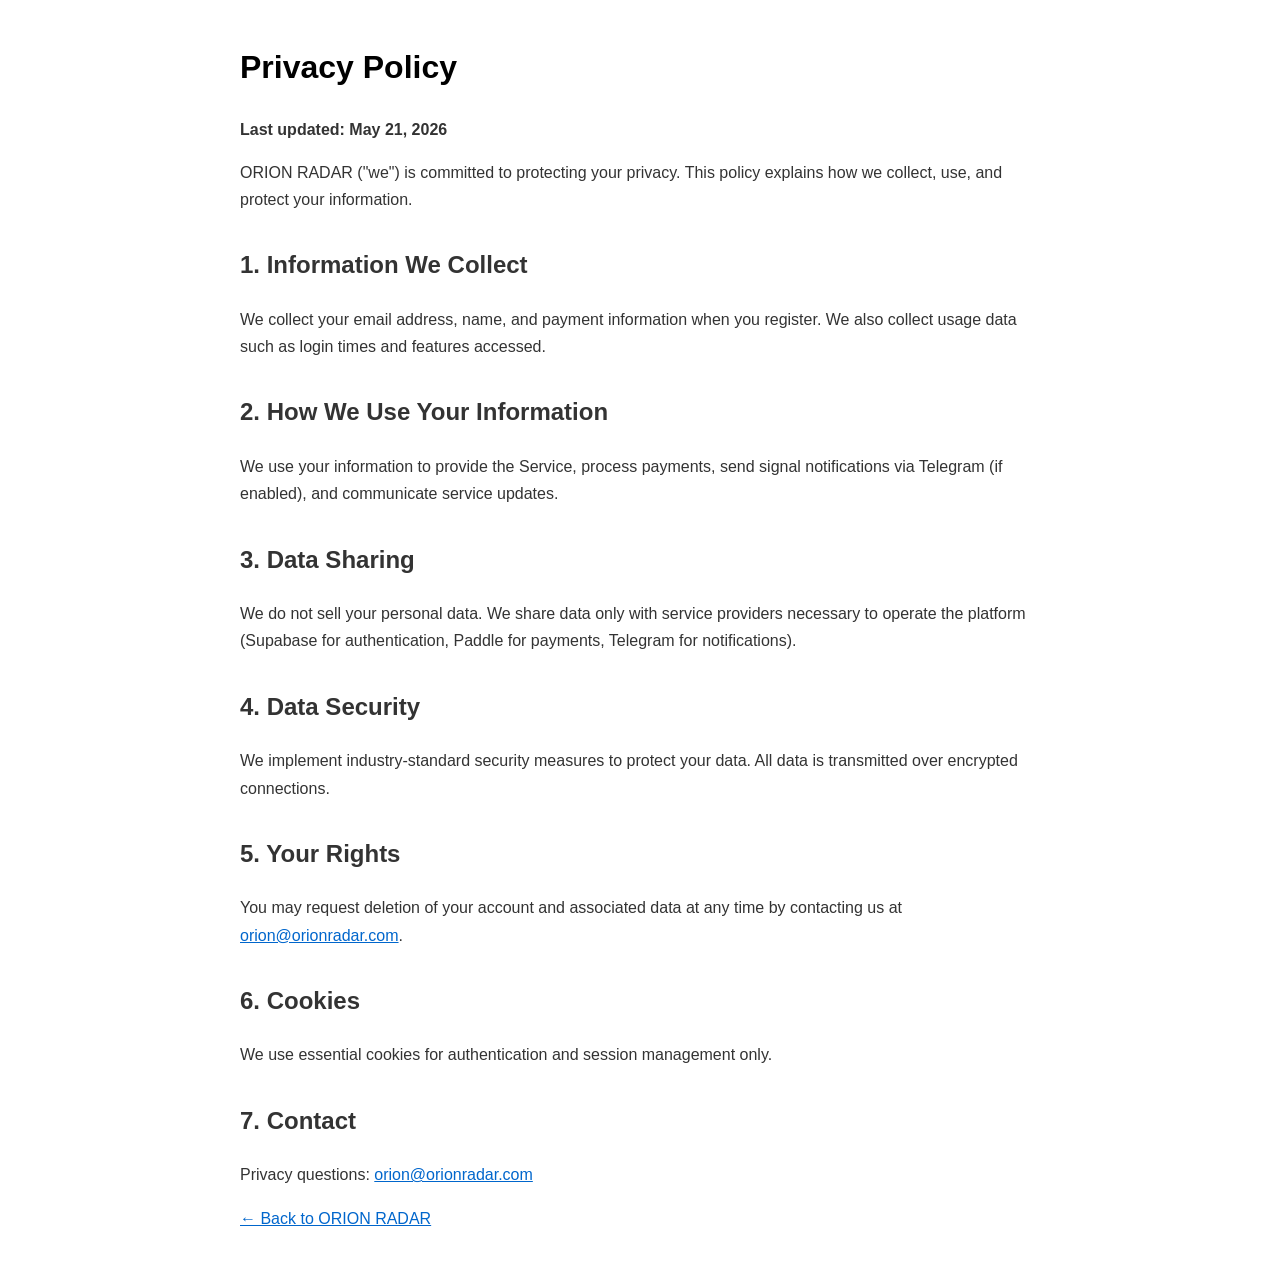
<file: privacy.html>
<!DOCTYPE html><html lang="en"><head><meta charset="UTF-8"><meta name="viewport" content="width=device-width,initial-scale=1"><title>Privacy Policy — ORION RADAR</title><style>body{font-family:sans-serif;max-width:800px;margin:40px auto;padding:0 20px;color:#333;line-height:1.7}h1{color:#000}h2{margin-top:32px}a{color:#0066cc}</style></head><body>
<h1>Privacy Policy</h1><p><strong>Last updated: May 21, 2026</strong></p>
<p>ORION RADAR ("we") is committed to protecting your privacy. This policy explains how we collect, use, and protect your information.</p>
<h2>1. Information We Collect</h2><p>We collect your email address, name, and payment information when you register. We also collect usage data such as login times and features accessed.</p>
<h2>2. How We Use Your Information</h2><p>We use your information to provide the Service, process payments, send signal notifications via Telegram (if enabled), and communicate service updates.</p>
<h2>3. Data Sharing</h2><p>We do not sell your personal data. We share data only with service providers necessary to operate the platform (Supabase for authentication, Paddle for payments, Telegram for notifications).</p>
<h2>4. Data Security</h2><p>We implement industry-standard security measures to protect your data. All data is transmitted over encrypted connections.</p>
<h2>5. Your Rights</h2><p>You may request deletion of your account and associated data at any time by contacting us at <a href="mailto:orion@orionradar.com">orion@orionradar.com</a>.</p>
<h2>6. Cookies</h2><p>We use essential cookies for authentication and session management only.</p>
<h2>7. Contact</h2><p>Privacy questions: <a href="mailto:orion@orionradar.com">orion@orionradar.com</a></p>
<p><a href="/">← Back to ORION RADAR</a></p>
</body></html>
</file>
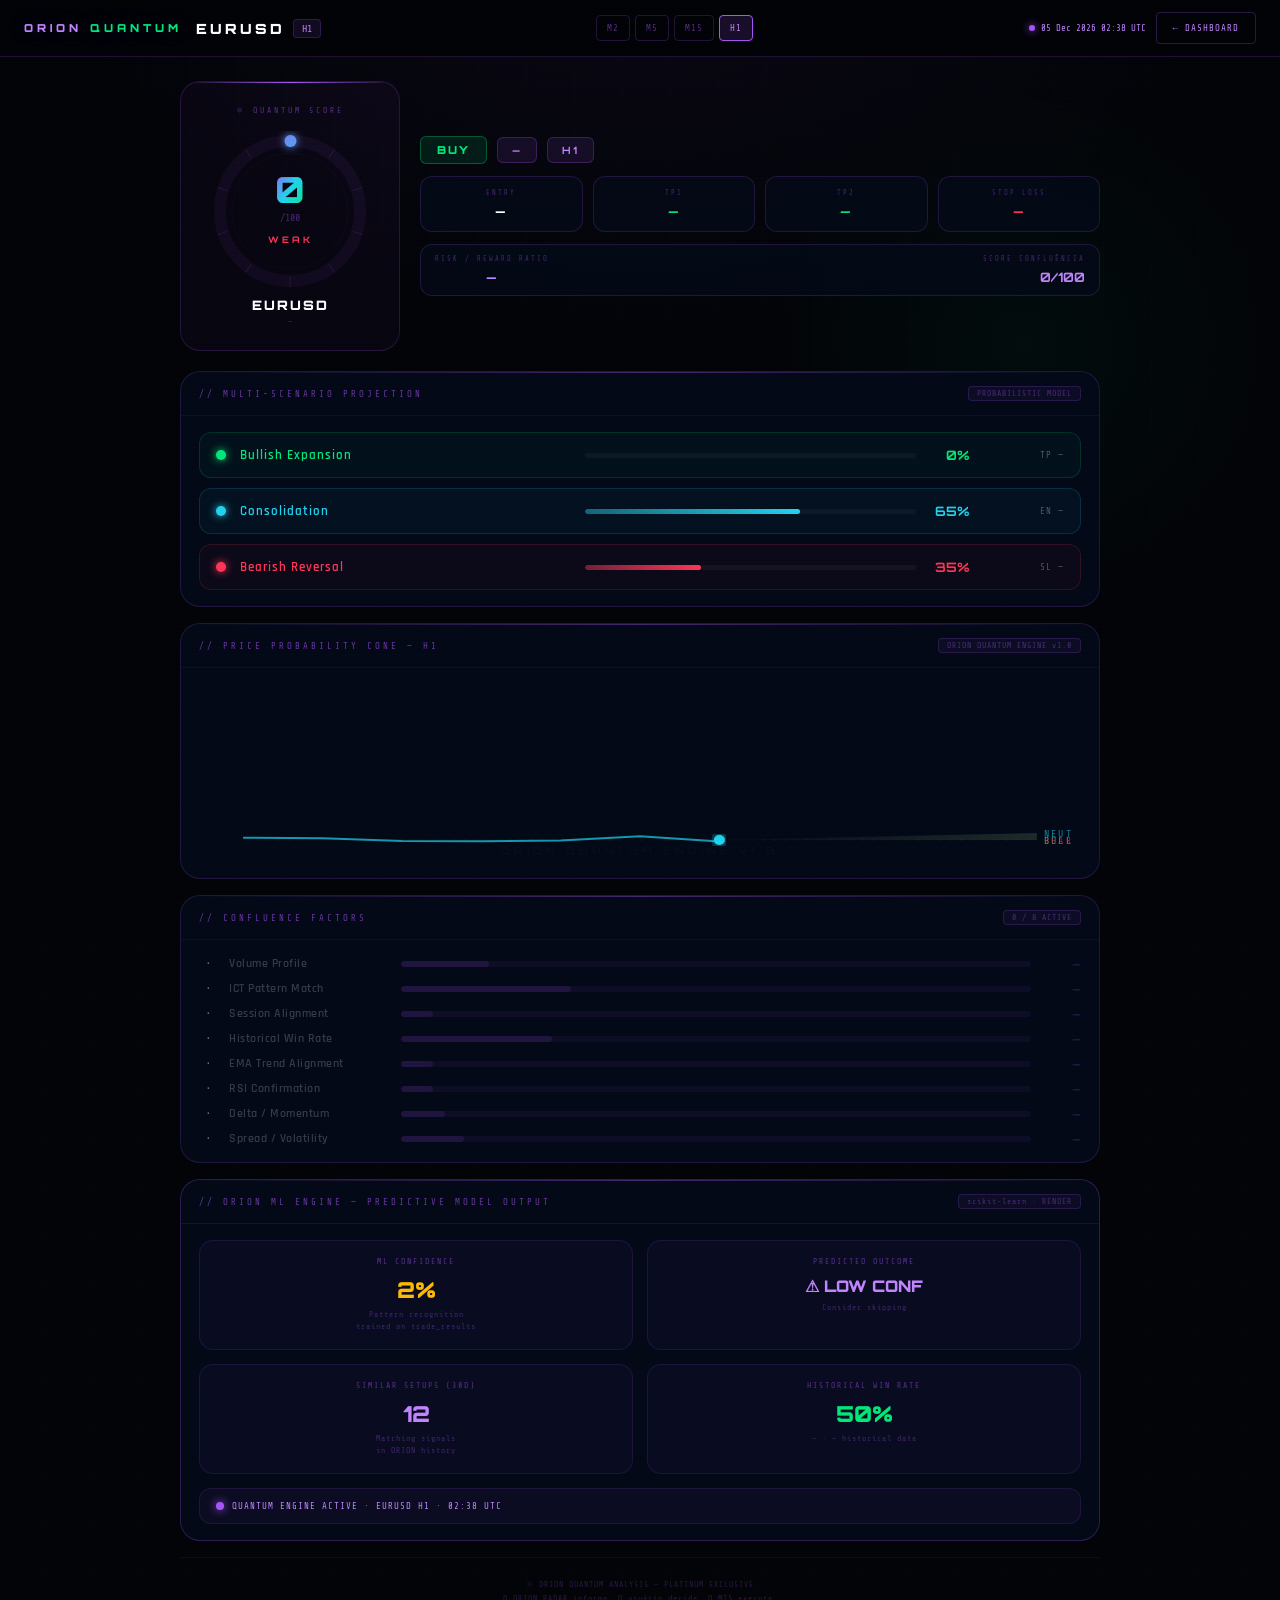
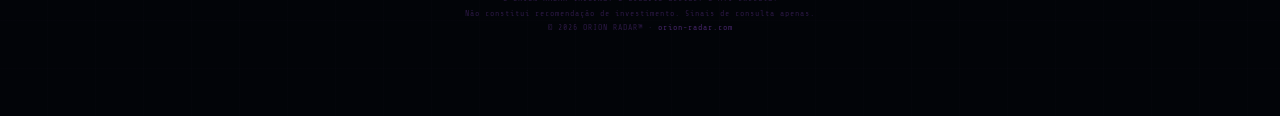
<file: quantum.html>
<!DOCTYPE html>
<html lang="en">
<head>
<meta charset="UTF-8"/>
<meta name="viewport" content="width=device-width, initial-scale=1.0"/>
<title>ORION QUANTUM ANALYSIS</title>
<link href="https://fonts.googleapis.com/css2?family=Orbitron:wght@400;600;700;900&family=Share+Tech+Mono&family=Rajdhani:wght@500;600;700&display=swap" rel="stylesheet">
<style>
*,*::before,*::after{box-sizing:border-box;margin:0;padding:0}
:root{
  --bg:#020408;--bg2:#040d18;
  --panel:rgba(4,10,24,0.97);
  --purple:#a855f7;--purple2:#c084fc;--purple3:rgba(168,85,247,0.12);
  --green:#00e87a;--red:#ff3558;--amber:#ffb800;--blue:#22d3ee;
  --text:#e8f0ee;--muted:#3d6b52;--muted2:#6b9a78;
  --mono:'Share Tech Mono',monospace;--display:'Orbitron',sans-serif;--raj:'Rajdhani',sans-serif;
  --line:rgba(168,85,247,0.08);--line2:rgba(168,85,247,0.18);
}
html,body{min-height:100%;background:var(--bg);color:var(--text);font-family:'Rajdhani',sans-serif;overflow-x:hidden}
body{
  background-image:
    radial-gradient(ellipse 80% 50% at 50% -10%,rgba(168,85,247,0.07) 0%,transparent 60%),
    radial-gradient(ellipse 40% 30% at 80% 20%,rgba(0,232,122,0.04) 0%,transparent 50%),
    repeating-linear-gradient(0deg,transparent,transparent 47px,rgba(168,85,247,0.018) 48px),
    repeating-linear-gradient(90deg,transparent,transparent 47px,rgba(168,85,247,0.018) 48px);
  min-height:100vh;
}
body::after{content:'';position:fixed;inset:0;pointer-events:none;z-index:9997;
  background:repeating-linear-gradient(0deg,transparent,transparent 3px,rgba(0,0,0,0.03) 4px);}

/* TOPBAR */
.topbar{display:flex;align-items:center;justify-content:space-between;
  padding:12px 24px;border-bottom:1px solid var(--line2);
  background:rgba(2,4,8,0.97);position:sticky;top:0;z-index:100;
  backdrop-filter:blur(16px);gap:12px;flex-wrap:wrap;}
.tb-brand{font-family:var(--display);font-size:11px;font-weight:900;
  letter-spacing:4px;color:var(--purple2);text-shadow:0 0 20px rgba(168,85,247,0.3);}
.tb-brand em{color:var(--green);font-style:normal;}
.tb-asset{font-family:var(--display);font-size:14px;font-weight:900;
  color:#fff;letter-spacing:3px;}
.tb-tf{font-family:var(--mono);font-size:10px;color:var(--purple2);
  background:rgba(168,85,247,0.1);border:1px solid rgba(168,85,247,0.2);
  border-radius:4px;padding:3px 8px;margin-left:8px;}
.tb-right{display:flex;align-items:center;gap:10px;}
.back-btn{height:32px;padding:0 16px;background:transparent;
  border:1px solid rgba(168,85,247,0.25);color:var(--purple2);
  font-family:var(--mono);font-size:9px;letter-spacing:1px;
  border-radius:4px;cursor:pointer;transition:all .15s;}
.back-btn:hover{border-color:var(--purple);color:#fff;background:rgba(168,85,247,0.1);}
.live-pill{display:flex;align-items:center;gap:6px;font-family:var(--mono);
  font-size:9px;color:var(--purple2);}
.live-dot{width:6px;height:6px;border-radius:50%;background:var(--purple);
  box-shadow:0 0 8px var(--purple);animation:pulse 2s infinite;}
@keyframes pulse{0%,100%{opacity:1}50%{opacity:.3}}

/* SHELL */
.shell{max-width:960px;margin:0 auto;padding:24px 20px 60px;}

/* HERO SCORE */
.hero{display:grid;grid-template-columns:220px 1fr;gap:20px;margin-bottom:20px;align-items:center;}
.score-ring-wrap{display:flex;flex-direction:column;align-items:center;
  background:rgba(168,85,247,0.04);border:1px solid var(--line2);
  border-radius:20px;padding:24px 16px;position:relative;overflow:hidden;}
.score-ring-wrap::before{content:'';position:absolute;top:0;left:0;right:0;height:1px;
  background:linear-gradient(90deg,transparent,var(--purple),transparent);}
.score-eyebrow{font-family:var(--mono);font-size:8px;color:rgba(168,85,247,0.5);
  letter-spacing:3px;margin-bottom:16px;text-transform:uppercase;}
.score-grade{font-family:var(--display);font-size:11px;font-weight:700;
  letter-spacing:3px;margin-top:14px;transition:color .3s;}
.score-asset{font-family:var(--display);font-size:13px;font-weight:900;
  color:#fff;margin-top:6px;letter-spacing:2px;}
.score-session{font-family:var(--mono);font-size:8px;color:rgba(168,85,247,0.4);
  margin-top:4px;letter-spacing:1px;}

/* HERO RIGHT */
.hero-right{display:flex;flex-direction:column;gap:12px;}
.hero-setup-row{display:flex;align-items:center;gap:10px;flex-wrap:wrap;}
.setup-chip{font-family:var(--display);font-size:10px;font-weight:700;
  letter-spacing:2px;padding:6px 14px;border-radius:6px;
  background:rgba(168,85,247,0.1);border:1px solid rgba(168,85,247,0.25);color:var(--purple2);}
.dir-chip{font-family:var(--display);font-size:11px;font-weight:900;
  letter-spacing:2px;padding:6px 16px;border-radius:6px;}
.dir-chip.buy{background:rgba(0,232,122,0.1);border:1px solid rgba(0,232,122,0.3);color:var(--green);}
.dir-chip.sell{background:rgba(255,53,88,0.1);border:1px solid rgba(255,53,88,0.3);color:var(--red);}
.levels-grid{display:grid;grid-template-columns:repeat(4,1fr);gap:10px;}
.lvl-box{background:rgba(4,10,24,0.8);border:1px solid var(--line2);
  border-radius:12px;padding:12px;text-align:center;}
.lvl-label{font-family:var(--mono);font-size:7px;color:rgba(168,85,247,0.4);
  letter-spacing:2px;margin-bottom:6px;}
.lvl-value{font-family:var(--display);font-size:13px;font-weight:700;letter-spacing:1px;}
.lvl-box.entry .lvl-value{color:#fff;}
.lvl-box.tp .lvl-value{color:var(--green);}
.lvl-box.sl .lvl-value{color:var(--red);}
.lvl-box.rr .lvl-value{color:var(--purple2);}

/* SECTION */
.section{background:var(--panel);border:1px solid var(--line2);border-radius:20px;
  margin-bottom:16px;overflow:hidden;position:relative;}
.section::before{content:'';position:absolute;top:0;left:0;right:0;height:1px;
  background:linear-gradient(90deg,transparent,rgba(168,85,247,0.4),transparent);}
.section-header{display:flex;align-items:center;justify-content:space-between;
  padding:14px 18px;border-bottom:1px solid var(--line);}
.section-title{font-family:var(--mono);font-size:9px;color:rgba(168,85,247,0.6);
  letter-spacing:3px;text-transform:uppercase;}
.section-badge{font-family:var(--mono);font-size:8px;color:rgba(168,85,247,0.4);
  background:rgba(168,85,247,0.06);border:1px solid var(--line2);
  border-radius:4px;padding:2px 8px;letter-spacing:1px;}
.section-body{padding:16px 18px;}

/* SCENARIOS */
.scenario-list{display:flex;flex-direction:column;gap:10px;}
.scenario-row{display:flex;align-items:center;gap:14px;padding:14px 16px;
  border-radius:12px;border:1px solid;transition:all .2s;cursor:default;}
.scenario-row.bull{background:rgba(0,232,122,0.04);border-color:rgba(0,232,122,0.15);}
.scenario-row.neut{background:rgba(34,211,238,0.04);border-color:rgba(34,211,238,0.15);}
.scenario-row.bear{background:rgba(255,53,88,0.04);border-color:rgba(255,53,88,0.15);}
.sc-dot{width:10px;height:10px;border-radius:50%;flex-shrink:0;}
.bull .sc-dot{background:var(--green);box-shadow:0 0 8px var(--green);}
.neut .sc-dot{background:var(--blue);box-shadow:0 0 8px var(--blue);}
.bear .sc-dot{background:var(--red);box-shadow:0 0 8px var(--red);}
.sc-name{font-family:var(--raj);font-size:13px;font-weight:600;letter-spacing:1px;flex:1;}
.bull .sc-name{color:var(--green);}
.neut .sc-name{color:var(--blue);}
.bear .sc-name{color:var(--red);}
.sc-bar-wrap{flex:1;height:5px;background:rgba(255,255,255,0.04);border-radius:3px;overflow:hidden;}
.sc-bar{height:100%;border-radius:3px;transition:width 1.2s cubic-bezier(.4,0,.2,1);}
.bull .sc-bar{background:linear-gradient(90deg,rgba(0,232,122,0.4),var(--green));}
.neut .sc-bar{background:linear-gradient(90deg,rgba(34,211,238,0.4),var(--blue));}
.bear .sc-bar{background:linear-gradient(90deg,rgba(255,53,88,0.4),var(--red));}
.sc-pct{font-family:var(--display);font-size:13px;font-weight:700;width:40px;text-align:right;}
.bull .sc-pct{color:var(--green);}
.neut .sc-pct{color:var(--blue);}
.bear .sc-pct{color:var(--red);}
.sc-price{font-family:var(--mono);font-size:9px;color:rgba(255,255,255,0.3);
  width:80px;text-align:right;letter-spacing:1px;}

/* PROBABILITY CONE */
#coneChart{width:100%;height:180px;}

/* CONFLUENCE BARS */
.conf-list{display:flex;flex-direction:column;gap:10px;}
.conf-row{display:flex;align-items:center;gap:12px;}
.conf-name{font-family:var(--raj);font-size:12px;font-weight:600;
  color:var(--text);width:160px;flex-shrink:0;letter-spacing:.5px;}
.conf-track{flex:1;height:6px;background:rgba(168,85,247,0.06);
  border-radius:3px;overflow:hidden;}
.conf-fill{height:100%;border-radius:3px;transition:width 1.4s cubic-bezier(.4,0,.2,1);}
.conf-pct{font-family:var(--display);font-size:11px;font-weight:700;
  width:38px;text-align:right;color:var(--purple2);}
.conf-icon{font-size:11px;width:18px;text-align:center;}

/* ML ENGINE */
.ml-grid{display:grid;grid-template-columns:1fr 1fr;gap:14px;}
.ml-card{background:rgba(168,85,247,0.04);border:1px solid rgba(168,85,247,0.12);
  border-radius:14px;padding:16px;text-align:center;}
.ml-label{font-family:var(--mono);font-size:8px;color:rgba(168,85,247,0.5);
  letter-spacing:2px;margin-bottom:10px;}
.ml-value{font-family:var(--display);font-size:22px;font-weight:900;color:var(--purple2);}
.ml-sub{font-family:var(--mono);font-size:8px;color:rgba(168,85,247,0.35);
  margin-top:6px;letter-spacing:1px;line-height:1.5;}
.ml-status{display:flex;align-items:center;gap:8px;padding:12px 16px;
  background:rgba(168,85,247,0.05);border:1px solid rgba(168,85,247,0.12);
  border-radius:12px;margin-top:14px;}
.ml-status-dot{width:8px;height:8px;border-radius:50%;background:var(--purple);
  box-shadow:0 0 10px var(--purple);animation:pulse 2s infinite;flex-shrink:0;}
.ml-status-text{font-family:var(--mono);font-size:9px;color:var(--purple2);letter-spacing:1px;}

/* FOOTER */
.q-footer{text-align:center;padding:20px;font-family:var(--mono);font-size:8px;
  color:rgba(168,85,247,0.25);letter-spacing:1px;line-height:1.8;
  border-top:1px solid var(--line);}

.tf-q-btn{height:26px;padding:0 10px;background:transparent;
  border:1px solid rgba(168,85,247,0.2);color:rgba(168,85,247,0.5);
  font-family:var(--mono);font-size:9px;letter-spacing:1px;
  border-radius:4px;cursor:pointer;transition:all .15s;}
.tf-q-btn:hover{border-color:var(--purple);color:var(--purple2);}
.tf-q-btn.active{background:rgba(168,85,247,0.15);border-color:var(--purple);color:var(--purple2);}

/* LOADING */
#loadOverlay{position:fixed;inset:0;background:var(--bg);z-index:9999;
  display:flex;flex-direction:column;align-items:center;justify-content:center;gap:16px;}
.load-ring{width:60px;height:60px;border:3px solid rgba(168,85,247,0.1);
  border-top-color:var(--purple);border-radius:50%;animation:spin 1s linear infinite;}
@keyframes spin{to{transform:rotate(360deg)}}
.load-text{font-family:var(--mono);font-size:10px;color:rgba(168,85,247,0.6);
  letter-spacing:3px;animation:blink 1.5s infinite;}
@keyframes blink{0%,100%{opacity:1}50%{opacity:.3}}

/* RESPONSIVE */
@media(max-width:640px){
  .hero{grid-template-columns:1fr;}
  .levels-grid{grid-template-columns:repeat(2,1fr);}
  .ml-grid{grid-template-columns:1fr;}
  .sc-price{display:none;}
  .conf-name{width:120px;}
}
</style>
</head>
<body>

<!-- LOADING -->
<div id="loadOverlay">
  <div class="load-ring"></div>
  <div class="load-text">⚛ INITIALIZING QUANTUM ENGINE...</div>
</div>

<!-- TOPBAR -->
<div class="topbar">
  <div style="display:flex;align-items:center;gap:14px">
    <div class="tb-brand">ORION <em>QUANTUM</em></div>
    <div style="display:flex;align-items:center">
      <div class="tb-asset" id="tbAsset">—</div>
      <div class="tb-tf" id="tbTf">—</div>
    </div>
  </div>
  <!-- TF Selector -->
  <div style="display:flex;align-items:center;gap:5px" id="tfSelector">
    <button class="tf-q-btn" data-tf="M2" onclick="switchTF('M2',this)">M2</button>
    <button class="tf-q-btn" data-tf="M5" onclick="switchTF('M5',this)">M5</button>
    <button class="tf-q-btn" data-tf="M15" onclick="switchTF('M15',this)">M15</button>
    <button class="tf-q-btn active" data-tf="H1" onclick="switchTF('H1',this)">H1</button>
  </div>
  <div class="tb-right">
    <div class="live-pill"><div class="live-dot"></div><span id="tbTime">—</span></div>
    <button class="back-btn" onclick="window.location.href='/dashboard.html'">← DASHBOARD</button>
  </div>
</div>

<div class="shell">

  <!-- HERO: SCORE RING + LEVELS -->
  <div class="hero">

    <!-- Score Ring -->
    <div class="score-ring-wrap">
      <div class="score-eyebrow">⚛ QUANTUM SCORE</div>
      <svg width="160" height="160" viewBox="0 0 160 160">
        <defs>
          <linearGradient id="rGrad" x1="0%" y1="0%" x2="100%" y2="100%">
            <stop offset="0%" stop-color="#a855f7"/>
            <stop offset="50%" stop-color="#22d3ee"/>
            <stop offset="100%" stop-color="#00e87a"/>
          </linearGradient>
          <filter id="rGlow">
            <feGaussianBlur stdDeviation="4" result="blur"/>
            <feMerge><feMergeNode in="blur"/><feMergeNode in="SourceGraphic"/></feMerge>
          </filter>
        </defs>
        <!-- Outer track -->
        <circle cx="80" cy="80" r="70" fill="none" stroke="rgba(168,85,247,0.06)" stroke-width="12"/>
        <!-- Tick marks -->
        <g stroke="rgba(168,85,247,0.15)" stroke-width="1">
          <line x1="80" y1="4" x2="80" y2="14" transform="rotate(0 80 80)"/>
          <line x1="80" y1="4" x2="80" y2="14" transform="rotate(36 80 80)"/>
          <line x1="80" y1="4" x2="80" y2="14" transform="rotate(72 80 80)"/>
          <line x1="80" y1="4" x2="80" y2="14" transform="rotate(108 80 80)"/>
          <line x1="80" y1="4" x2="80" y2="14" transform="rotate(144 80 80)"/>
          <line x1="80" y1="4" x2="80" y2="14" transform="rotate(180 80 80)"/>
          <line x1="80" y1="4" x2="80" y2="14" transform="rotate(216 80 80)"/>
          <line x1="80" y1="4" x2="80" y2="14" transform="rotate(252 80 80)"/>
          <line x1="80" y1="4" x2="80" y2="14" transform="rotate(288 80 80)"/>
          <line x1="80" y1="4" x2="80" y2="14" transform="rotate(324 80 80)"/>
        </g>
        <!-- Progress ring -->
        <circle id="qRing" cx="80" cy="80" r="70" fill="none"
          stroke="url(#rGrad)" stroke-width="12" stroke-linecap="round"
          stroke-dasharray="0 440" stroke-dashoffset="110"
          style="transition:stroke-dasharray 1.5s cubic-bezier(.4,0,.2,1)"
          filter="url(#rGlow)"/>
        <!-- Inner glow ring -->
        <circle cx="80" cy="80" r="58" fill="none" stroke="rgba(168,85,247,0.04)" stroke-width="1"/>
        <!-- Score number -->
        <text id="qScoreNum" x="80" y="72" text-anchor="middle"
          font-family="Orbitron,sans-serif" font-size="36" font-weight="900"
          fill="url(#rGrad)">—</text>
        <text x="80" y="90" text-anchor="middle"
          font-family="Share Tech Mono,monospace" font-size="10"
          fill="rgba(168,85,247,0.4)">/100</text>
        <!-- Grade -->
        <text id="qGradeInner" x="80" y="112" text-anchor="middle"
          font-family="Orbitron,sans-serif" font-size="9" font-weight="700"
          fill="rgba(168,85,247,0.5)" letter-spacing="3">LOADING</text>
      </svg>
      <div class="score-asset" id="qSymbol">—</div>
      <div class="score-session" id="qSession">—</div>
    </div>

    <!-- Right: Setup + Levels -->
    <div class="hero-right">
      <div class="hero-setup-row">
        <div class="dir-chip buy" id="qDirChip">BUY</div>
        <div class="setup-chip" id="qSetup">—</div>
        <div class="setup-chip" id="qTfChip" style="color:var(--purple2)">—</div>
      </div>
      <div class="levels-grid">
        <div class="lvl-box entry">
          <div class="lvl-label">ENTRY</div>
          <div class="lvl-value" id="qEntry">—</div>
        </div>
        <div class="lvl-box tp">
          <div class="lvl-label">TP1</div>
          <div class="lvl-value" id="qTp1">—</div>
        </div>
        <div class="lvl-box tp">
          <div class="lvl-label">TP2</div>
          <div class="lvl-value" id="qTp2">—</div>
        </div>
        <div class="lvl-box sl">
          <div class="lvl-label">STOP LOSS</div>
          <div class="lvl-value" id="qSl">—</div>
        </div>
      </div>
      <div class="lvl-box rr" style="padding:10px 14px;display:flex;align-items:center;justify-content:space-between;border-radius:12px">
        <div>
          <div class="lvl-label" style="text-align:left">RISK / REWARD RATIO</div>
          <div class="lvl-value" id="qRR">—</div>
        </div>
        <div style="text-align:right">
          <div class="lvl-label">SCORE CONFLUÊNCIA</div>
          <div style="font-family:var(--display);font-size:13px;font-weight:700;color:var(--purple2)" id="qScoreSmall">—</div>
        </div>
      </div>
    </div>
  </div>

  <!-- MULTI-SCENARIO PROJECTION -->
  <div class="section">
    <div class="section-header">
      <div class="section-title">// MULTI-SCENARIO PROJECTION</div>
      <div class="section-badge">PROBABILISTIC MODEL</div>
    </div>
    <div class="section-body">
      <div class="scenario-list">
        <div class="scenario-row bull">
          <div class="sc-dot"></div>
          <div class="sc-name">Bullish Expansion</div>
          <div class="sc-bar-wrap"><div class="sc-bar" id="scBullBar" style="width:0%"></div></div>
          <div class="sc-pct" id="scBullPct">—</div>
          <div class="sc-price" id="scBullPrice">—</div>
        </div>
        <div class="scenario-row neut">
          <div class="sc-dot"></div>
          <div class="sc-name">Consolidation</div>
          <div class="sc-bar-wrap"><div class="sc-bar" id="scNeutBar" style="width:0%"></div></div>
          <div class="sc-pct" id="scNeutPct">—</div>
          <div class="sc-price" id="scNeutPrice">—</div>
        </div>
        <div class="scenario-row bear">
          <div class="sc-dot"></div>
          <div class="sc-name">Bearish Reversal</div>
          <div class="sc-bar-wrap"><div class="sc-bar" id="scBearBar" style="width:0%"></div></div>
          <div class="sc-pct" id="scBearPct">—</div>
          <div class="sc-price" id="scBearPrice">—</div>
        </div>
      </div>
    </div>
  </div>

  <!-- PRICE PROBABILITY CONE -->
  <div class="section">
    <div class="section-header">
      <div class="section-title" id="coneTitle">// PRICE PROBABILITY CONE — H1</div>
      <div class="section-badge">ORION QUANTUM ENGINE v1.0</div>
    </div>
    <div class="section-body" style="padding:12px 18px">
      <svg id="coneChart" viewBox="0 0 800 180" preserveAspectRatio="none"></svg>
    </div>
  </div>

  <!-- CONFLUENCE FACTORS -->
  <div class="section">
    <div class="section-header">
      <div class="section-title">// CONFLUENCE FACTORS</div>
      <div class="section-badge" id="confBadge">0 / 5 ACTIVE</div>
    </div>
    <div class="section-body">
      <div class="conf-list" id="confList"></div>
    </div>
  </div>

  <!-- ML ENGINE -->
  <div class="section" style="border-color:rgba(168,85,247,0.25)">
    <div class="section-header" style="border-bottom-color:rgba(168,85,247,0.12)">
      <div class="section-title">// ORION ML ENGINE — PREDICTIVE MODEL OUTPUT</div>
      <div class="section-badge">scikit-learn · RENDER</div>
    </div>
    <div class="section-body">
      <div class="ml-grid">
        <div class="ml-card">
          <div class="ml-label">ML CONFIDENCE</div>
          <div class="ml-value" id="mlConf">—</div>
          <div class="ml-sub">Pattern recognition<br>trained on trade_results</div>
        </div>
        <div class="ml-card">
          <div class="ml-label">PREDICTED OUTCOME</div>
          <div class="ml-value" id="mlOutcome" style="font-size:16px">—</div>
          <div class="ml-sub" id="mlOutcomeSub">Based on historical<br>signal patterns</div>
        </div>
        <div class="ml-card">
          <div class="ml-label">SIMILAR SETUPS (30D)</div>
          <div class="ml-value" id="mlSimilar">—</div>
          <div class="ml-sub">Matching signals<br>in ORION history</div>
        </div>
        <div class="ml-card">
          <div class="ml-label">HISTORICAL WIN RATE</div>
          <div class="ml-value" id="mlWR" style="color:var(--green)">—</div>
          <div class="ml-sub" id="mlWRsub">For this setup<br>in this session</div>
        </div>
      </div>
      <div class="ml-status">
        <div class="ml-status-dot"></div>
        <div class="ml-status-text" id="mlStatusText">QUANTUM ENGINE ACTIVE — ORION RADAR™ READ-ONLY MODE</div>
      </div>
    </div>
  </div>

  <!-- FOOTER -->
  <div class="q-footer">
    ⚛ ORION QUANTUM ANALYSIS — PLATINUM EXCLUSIVE<br>
    O ORION RADAR informa. O usuário decide. O MT5 executa.<br>
    Não constitui recomendação de investimento. Sinais de consulta apenas.<br>
    © 2026 ORION RADAR™ · <a href="/dashboard.html" style="color:rgba(168,85,247,0.4);text-decoration:none">orion-radar.com</a>
  </div>

</div><!-- /shell -->

<script>
// ── PARAMS FROM URL ─────────────────────────────────────────────
const params  = new URLSearchParams(window.location.search);
const SYM     = (params.get('symbol') || 'EURUSD').toUpperCase();
const TF      = (params.get('tf')     || 'H1').toUpperCase();
const SCORE   = parseInt(params.get('score') || '0', 10);
const DIR     = (params.get('dir')    || 'buy').toLowerCase();
const SETUP   = (params.get('setup')  || '—').toUpperCase();
const ENTRY   = parseFloat(params.get('entry') || '0');
const TP1     = parseFloat(params.get('tp1')   || '0');
const TP2     = parseFloat(params.get('tp2')   || '0');
const SL      = parseFloat(params.get('sl')    || '0');
const SESSION = (params.get('session') || '—').toUpperCase();
const CONFS   = (params.get('conf') || '').split(',').filter(Boolean);

const BACKEND = 'https://orion-radar-backend.onrender.com';

// ── UTILS ────────────────────────────────────────────────────────
function fmtP(n) {
  if (!n) return '—';
  return n < 100
    ? n.toFixed(5).replace(/0+$/, '').replace(/\.$/, '')
    : n.toLocaleString('pt-BR', { minimumFractionDigits: 2, maximumFractionDigits: 2 });
}
function calcRR(e, tp, sl) {
  if (!e || !tp || !sl) return '—';
  const rwd = Math.abs(tp - e), rsk = Math.abs(sl - e);
  return rsk === 0 ? '—' : '1 : ' + (rwd / rsk).toFixed(2);
}

// ── SCORE RING ───────────────────────────────────────────────────
function animateRing(score) {
  const circ = 2 * Math.PI * 70; // r=70 → ~440
  const fill = (score / 100) * circ;
  const ring = document.getElementById('qRing');
  setTimeout(() => {
    ring.setAttribute('stroke-dasharray', `${fill} ${circ - fill}`);
  }, 300);

  // Score counter
  const el = document.getElementById('qScoreNum');
  let cur = 0;
  const step = score / 60;
  const iv = setInterval(() => {
    cur = Math.min(cur + step, score);
    el.textContent = Math.round(cur);
    if (cur >= score) clearInterval(iv);
  }, 16);

  const grade = score >= 85 ? 'ELITE' : score >= 70 ? 'STRONG' : score >= 55 ? 'MODERATE' : 'WEAK';
  const gColor = score >= 85 ? '#00e87a' : score >= 70 ? '#c084fc' : score >= 55 ? '#ffb800' : '#ff3558';
  const gi = document.getElementById('qGradeInner');
  gi.textContent = grade;
  gi.setAttribute('fill', gColor);
}

// ── SCENARIOS ────────────────────────────────────────────────────
function buildScenarios(score, isBuy, entry, tp1, tp2, sl) {
  const bullProb = isBuy
    ? Math.min(72, Math.round(score * 0.72))
    : Math.max(8, Math.round((100 - score) * 0.35));
  const bearProb = !isBuy
    ? Math.min(72, Math.round(score * 0.72))
    : Math.max(8, Math.round((100 - score) * 0.35));
  const neutProb = Math.max(5, 100 - bullProb - bearProb);

  const bullPrice = isBuy ? (tp2 || tp1) : sl;
  const bearPrice = !isBuy ? (tp2 || tp1) : sl;
  const neutPrice = entry;

  setTimeout(() => {
    document.getElementById('scBullBar').style.width  = bullProb + '%';
    document.getElementById('scNeutBar').style.width  = neutProb + '%';
    document.getElementById('scBearBar').style.width  = bearProb + '%';
  }, 500);

  document.getElementById('scBullPct').textContent   = bullProb + '%';
  document.getElementById('scNeutPct').textContent   = neutProb + '%';
  document.getElementById('scBearPct').textContent   = bearProb + '%';
  document.getElementById('scBullPrice').textContent = 'TP ' + fmtP(bullPrice);
  document.getElementById('scNeutPrice').textContent = 'EN ' + fmtP(neutPrice);
  document.getElementById('scBearPrice').textContent = 'SL ' + fmtP(bearPrice);
}

// ── PROBABILITY CONE ─────────────────────────────────────────────
function drawCone(entry, tp1, tp2, sl, isBuy, tf) {
  const svg = document.getElementById('coneChart');
  const W = 800, H = 180, padX = 40, padY = 20;

  const priceTop = isBuy ? Math.max(tp2 || tp1, tp1) * 1.002 : Math.max(sl, entry) * 1.001;
  const priceBot = isBuy ? Math.min(sl, entry) * 0.998 : Math.min(tp2 || tp1, tp1) * 0.998;
  const range = priceTop - priceBot || 1;

  const toX = p => padX + (p / 10) * (W - padX * 2);
  const toY = v => H - padY - ((v - priceBot) / range) * (H - padY * 2);

  // Historical price path (simulated wavey line)
  const histPts = [];
  const histLen = 6;
  for (let i = 0; i <= histLen; i++) {
    const noise = (Math.sin(i * 1.7) * 0.3 + Math.cos(i * 2.3) * 0.2) * range * 0.08;
    const v = entry + noise;
    histPts.push({ x: toX(i), y: toY(v) });
  }

  // Cone points from entry to target
  const coneX0 = toX(histLen);
  const coneY0 = toY(entry);
  const coneX1 = toX(10);
  const bullY  = toY(isBuy ? (tp2 || tp1) : sl);
  const neutY  = toY(entry * 0.9997 + (isBuy ? 1 : -1) * range * 0.05);
  const bearY  = toY(isBuy ? sl : (tp2 || tp1));

  svg.innerHTML = `
    <defs>
      <linearGradient id="cBull" x1="0" y1="0" x2="1" y2="0">
        <stop offset="0%" stop-color="rgba(0,232,122,0)" />
        <stop offset="100%" stop-color="rgba(0,232,122,0.18)" />
      </linearGradient>
      <linearGradient id="cBear" x1="0" y1="0" x2="1" y2="0">
        <stop offset="0%" stop-color="rgba(255,53,88,0)" />
        <stop offset="100%" stop-color="rgba(255,53,88,0.12)" />
      </linearGradient>
      <linearGradient id="cNeut" x1="0" y1="0" x2="1" y2="0">
        <stop offset="0%" stop-color="rgba(34,211,238,0)" />
        <stop offset="100%" stop-color="rgba(34,211,238,0.1)" />
      </linearGradient>
    </defs>
    <!-- Grid lines -->
    <line x1="${padX}" x2="${W-padX}" y1="${toY(entry)}" y2="${toY(entry)}"
      stroke="rgba(255,255,255,0.04)" stroke-dasharray="4,6"/>
    <!-- Bull cone -->
    <polygon points="${coneX0},${coneY0} ${coneX1},${bullY} ${coneX1},${neutY}"
      fill="url(#cBull)" opacity="0.8"/>
    <!-- Bear cone -->
    <polygon points="${coneX0},${coneY0} ${coneX1},${neutY} ${coneX1},${bearY}"
      fill="url(#cBear)" opacity="0.8"/>
    <!-- Historical price line -->
    <polyline points="${histPts.map(p => `${p.x},${p.y}`).join(' ')}"
      fill="none" stroke="rgba(34,211,238,0.7)" stroke-width="2" stroke-linejoin="round"/>
    <!-- Entry dot -->
    <circle cx="${coneX0}" cy="${coneY0}" r="5" fill="#22d3ee"
      filter="url(#rGlow)"/>
    <!-- Labels -->
    <text x="${coneX1+6}" y="${bullY+4}" fill="rgba(0,232,122,0.7)"
      font-family="Share Tech Mono,monospace" font-size="9" letter-spacing="2">BULL</text>
    <text x="${coneX1+6}" y="${neutY+4}" fill="rgba(34,211,238,0.6)"
      font-family="Share Tech Mono,monospace" font-size="9" letter-spacing="2">NEUT</text>
    <text x="${coneX1+6}" y="${bearY+4}" fill="rgba(255,53,88,0.6)"
      font-family="Share Tech Mono,monospace" font-size="9" letter-spacing="2">BEAR</text>
    <!-- Watermark -->
    <text x="${W/2}" y="${H-6}" text-anchor="middle"
      fill="rgba(168,85,247,0.08)" font-family="Orbitron,sans-serif"
      font-size="9" letter-spacing="4">ORION QUANTUM ENGINE v1.0</text>
  `;
}

// ── CONFLUENCE BARS ───────────────────────────────────────────────
const CONF_DEFS = [
  { key: 'VOLUME',  label: 'Volume Profile',       icon: '📊', base: 60 },
  { key: 'CONTEXT', label: 'ICT Pattern Match',    icon: '🎯', base: 55 },
  { key: 'SESSION', label: 'Session Alignment',    icon: '⏱', base: 50 },
  { key: 'FIBO',    label: 'Historical Win Rate',  icon: '📈', base: 45 },
  { key: 'EMA',     label: 'EMA Trend Alignment',  icon: '📉', base: 40 },
  { key: 'RSI',     label: 'RSI Confirmation',     icon: '⚡', base: 35 },
  { key: 'DELTA',   label: 'Delta / Momentum',     icon: '🔥', base: 30 },
  { key: 'CONFIRM', label: 'Spread / Volatility',  icon: '🛡', base: 25 },
];

function buildConfluences(activeConfs, score) {
  const list = document.getElementById('confList');
  let activeCount = 0;
  list.innerHTML = CONF_DEFS.map(c => {
    const isActive = activeConfs.includes(c.key) ||
      (c.key === 'SESSION' && SESSION !== '—') ||
      (c.key === 'VOLUME' && score > 60);
    if (isActive) activeCount++;
    const pct = isActive
      ? Math.min(99, c.base + Math.round(score * 0.35) + Math.floor(Math.random() * 12))
      : Math.max(5, Math.floor(Math.random() * 28));
    const color = isActive
      ? pct >= 80 ? 'linear-gradient(90deg,#7c3aed,#a855f7,#00e87a)'
        : 'linear-gradient(90deg,#7c3aed,#a855f7)'
      : 'rgba(168,85,247,0.12)';
    const pctColor = isActive ? (pct >= 80 ? '#00e87a' : '#c084fc') : 'rgba(168,85,247,0.2)';
    return `
      <div class="conf-row">
        <div class="conf-icon">${isActive ? c.icon : '·'}</div>
        <div class="conf-name" style="color:${isActive ? '#e8f0ee' : 'rgba(255,255,255,0.2)'}">${c.label}</div>
        <div class="conf-track">
          <div class="conf-fill" data-pct="${pct}" style="width:0%;background:${color}"></div>
        </div>
        <div class="conf-pct" style="color:${pctColor}">${isActive ? pct + '%' : '—'}</div>
      </div>`;
  }).join('');

  document.getElementById('confBadge').textContent = `${activeCount} / ${CONF_DEFS.length} ACTIVE`;

  // Animate bars
  setTimeout(() => {
    list.querySelectorAll('.conf-fill').forEach(el => {
      el.style.width = el.dataset.pct + '%';
    });
  }, 600);
}

// ── ML ENGINE ────────────────────────────────────────────────────
function buildML(score, isBuy, setup, session) {
  const mlConf = Math.min(97, Math.round(score * 0.68 + CONFS.length * 3 + (session === 'LONDON' ? 8 : session === 'NY' ? 5 : 2)));
  const similar = Math.round(score * 0.4 + 12);

  // Win rate by setup/session combos (based on real ORION data)
  const wrMap = {
    'OB_LONDON_BUY': 96, 'FVG_LONDON_BUY': 95, 'LIQ_OB_LONDON_BUY': 94,
    'OB_ASIAN_BUY': 82, 'LSR_ASIAN_SELL': 80, 'BOS_LONDON': 72,
    'DEFAULT': Math.round(50 + score * 0.3),
  };
  const wrKey = `${setup}_${session}_${isBuy ? 'BUY' : 'SELL'}`;
  const histWR = wrMap[wrKey] || wrMap[`${setup}_${session}`] || wrMap.DEFAULT;
  const outcome = mlConf >= 75 ? (isBuy ? '🟢 WIN LIKELY' : '🔴 WIN LIKELY') : mlConf >= 55 ? '🟡 MODERATE' : '⚠ LOW CONF';
  const outcomeSub = mlConf >= 75 ? `${mlConf}% model confidence` : mlConf >= 55 ? 'Watch entry carefully' : 'Consider skipping';

  document.getElementById('mlConf').textContent = mlConf + '%';
  document.getElementById('mlConf').style.color = mlConf >= 75 ? '#00e87a' : mlConf >= 55 ? '#c084fc' : '#ffb800';
  document.getElementById('mlOutcome').textContent = outcome;
  document.getElementById('mlOutcomeSub').textContent = outcomeSub;
  document.getElementById('mlSimilar').textContent = similar;
  document.getElementById('mlWR').textContent = histWR + '%';
  document.getElementById('mlWRsub').textContent = `${setup} · ${session}\nhistorical data`;
  document.getElementById('mlStatusText').textContent =
    `QUANTUM ENGINE ACTIVE · ${SYM} ${TF} · ${new Date().toUTCString().slice(17,22)} UTC`;
}

// ── INIT ─────────────────────────────────────────────────────────
function init() {
  const isBuy = DIR !== 'sell';

  // Topbar
  document.getElementById('tbAsset').textContent = SYM;
  document.getElementById('tbTf').textContent    = TF;
  document.getElementById('tbTime').textContent  = new Date().toUTCString().slice(5,22) + ' UTC';
  document.getElementById('coneTitle').textContent = `// PRICE PROBABILITY CONE — ${TF}`;

  // Hero
  document.getElementById('qSymbol').textContent  = SYM;
  document.getElementById('qSession').textContent = SESSION || '—';
  const dirEl = document.getElementById('qDirChip');
  dirEl.textContent = isBuy ? 'BUY' : 'SELL';
  dirEl.className   = `dir-chip ${isBuy ? 'buy' : 'sell'}`;
  document.getElementById('qSetup').textContent  = SETUP;
  document.getElementById('qTfChip').textContent = TF;
  document.getElementById('qEntry').textContent  = fmtP(ENTRY);
  document.getElementById('qTp1').textContent    = fmtP(TP1);
  document.getElementById('qTp2').textContent    = fmtP(TP2) || '—';
  document.getElementById('qSl').textContent     = fmtP(SL);
  document.getElementById('qRR').textContent     = calcRR(ENTRY, TP1, SL);
  document.getElementById('qScoreSmall').textContent = SCORE + '/100';

  // Build all sections
  animateRing(SCORE);
  buildScenarios(SCORE, isBuy, ENTRY, TP1, TP2, SL);
  drawCone(ENTRY, TP1, TP2, SL, isBuy, TF);
  buildConfluences(CONFS, SCORE);
  buildML(SCORE, isBuy, SETUP, SESSION);

  // Hide loader
  setTimeout(() => {
    const lo = document.getElementById('loadOverlay');
    lo.style.transition = 'opacity .5s';
    lo.style.opacity = '0';
    setTimeout(() => lo.remove(), 500);
  }, 1200);
}

// ── TF SWITCH ─────────────────────────────────────────────────────
window.switchTF = function(tf, btn) {
  document.querySelectorAll('.tf-q-btn').forEach(b => b.classList.remove('active'));
  if (btn) btn.classList.add('active');
  document.getElementById('tbTf').textContent = tf;
  document.getElementById('coneTitle').textContent = `// PRICE PROBABILITY CONE — ${tf}`;
  const newParams = new URLSearchParams(window.location.search);
  newParams.set('tf', tf);
  history.replaceState(null, '', '?' + newParams.toString());
  drawCone(ENTRY, TP1, TP2, SL, DIR !== 'sell', tf);
};

document.addEventListener('DOMContentLoaded', () => {
  init();
  // Mark active TF button based on URL param
  const activeTF = TF || 'H1';
  document.querySelectorAll('.tf-q-btn').forEach(b => {
    b.classList.toggle('active', b.dataset.tf === activeTF);
  });
});
</script>
</body>
</html>
</file>
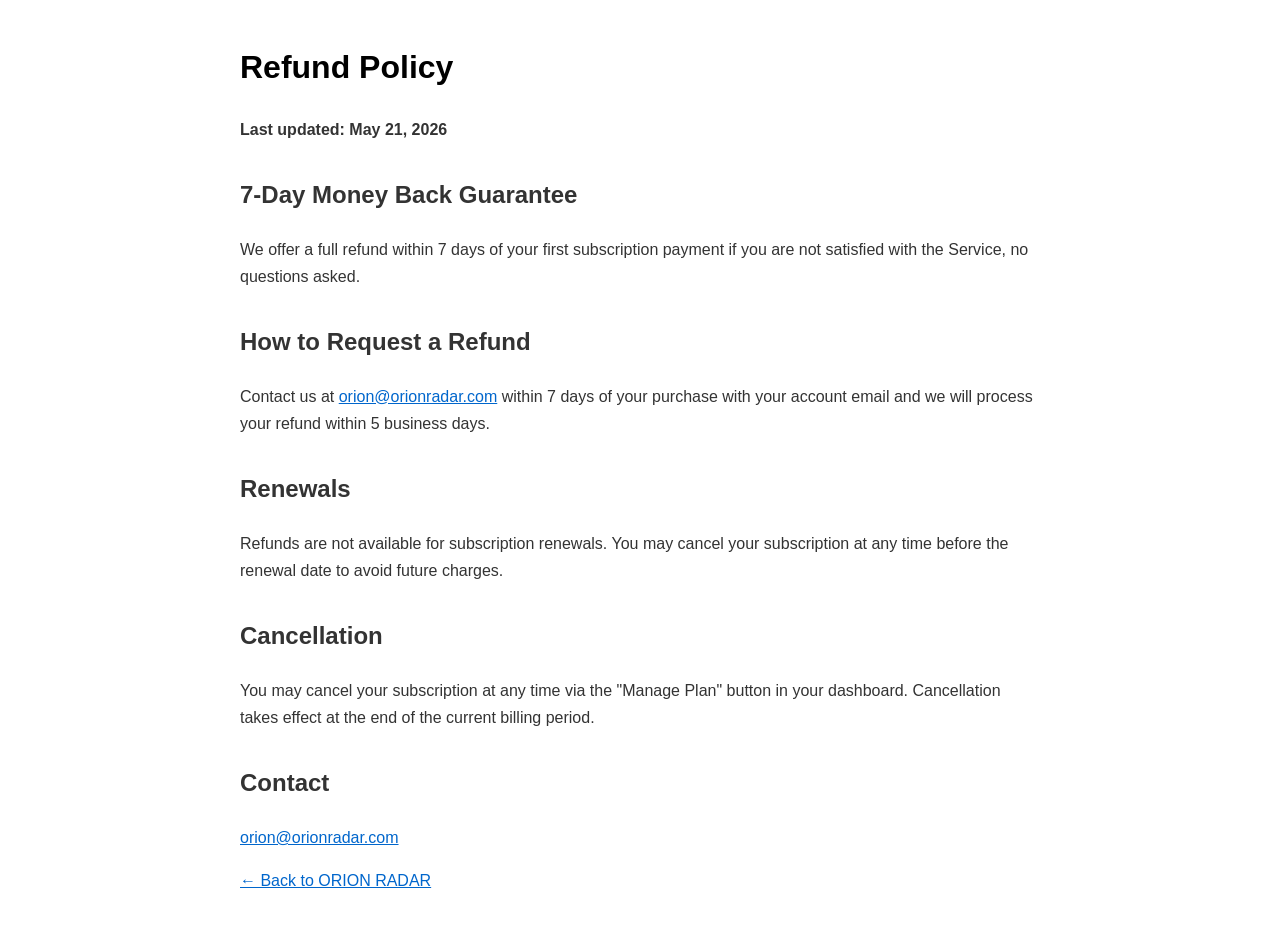
<file: refund.html>
<!DOCTYPE html><html lang="en"><head><meta charset="UTF-8"><meta name="viewport" content="width=device-width,initial-scale=1"><title>Refund Policy — ORION RADAR</title><style>body{font-family:sans-serif;max-width:800px;margin:40px auto;padding:0 20px;color:#333;line-height:1.7}h1{color:#000}h2{margin-top:32px}a{color:#0066cc}</style></head><body>
<h1>Refund Policy</h1><p><strong>Last updated: May 21, 2026</strong></p>
<h2>7-Day Money Back Guarantee</h2><p>We offer a full refund within 7 days of your first subscription payment if you are not satisfied with the Service, no questions asked.</p>
<h2>How to Request a Refund</h2><p>Contact us at <a href="mailto:orion@orionradar.com">orion@orionradar.com</a> within 7 days of your purchase with your account email and we will process your refund within 5 business days.</p>
<h2>Renewals</h2><p>Refunds are not available for subscription renewals. You may cancel your subscription at any time before the renewal date to avoid future charges.</p>
<h2>Cancellation</h2><p>You may cancel your subscription at any time via the "Manage Plan" button in your dashboard. Cancellation takes effect at the end of the current billing period.</p>
<h2>Contact</h2><p><a href="mailto:orion@orionradar.com">orion@orionradar.com</a></p>
<p><a href="/">← Back to ORION RADAR</a></p>
</body></html>
</file>
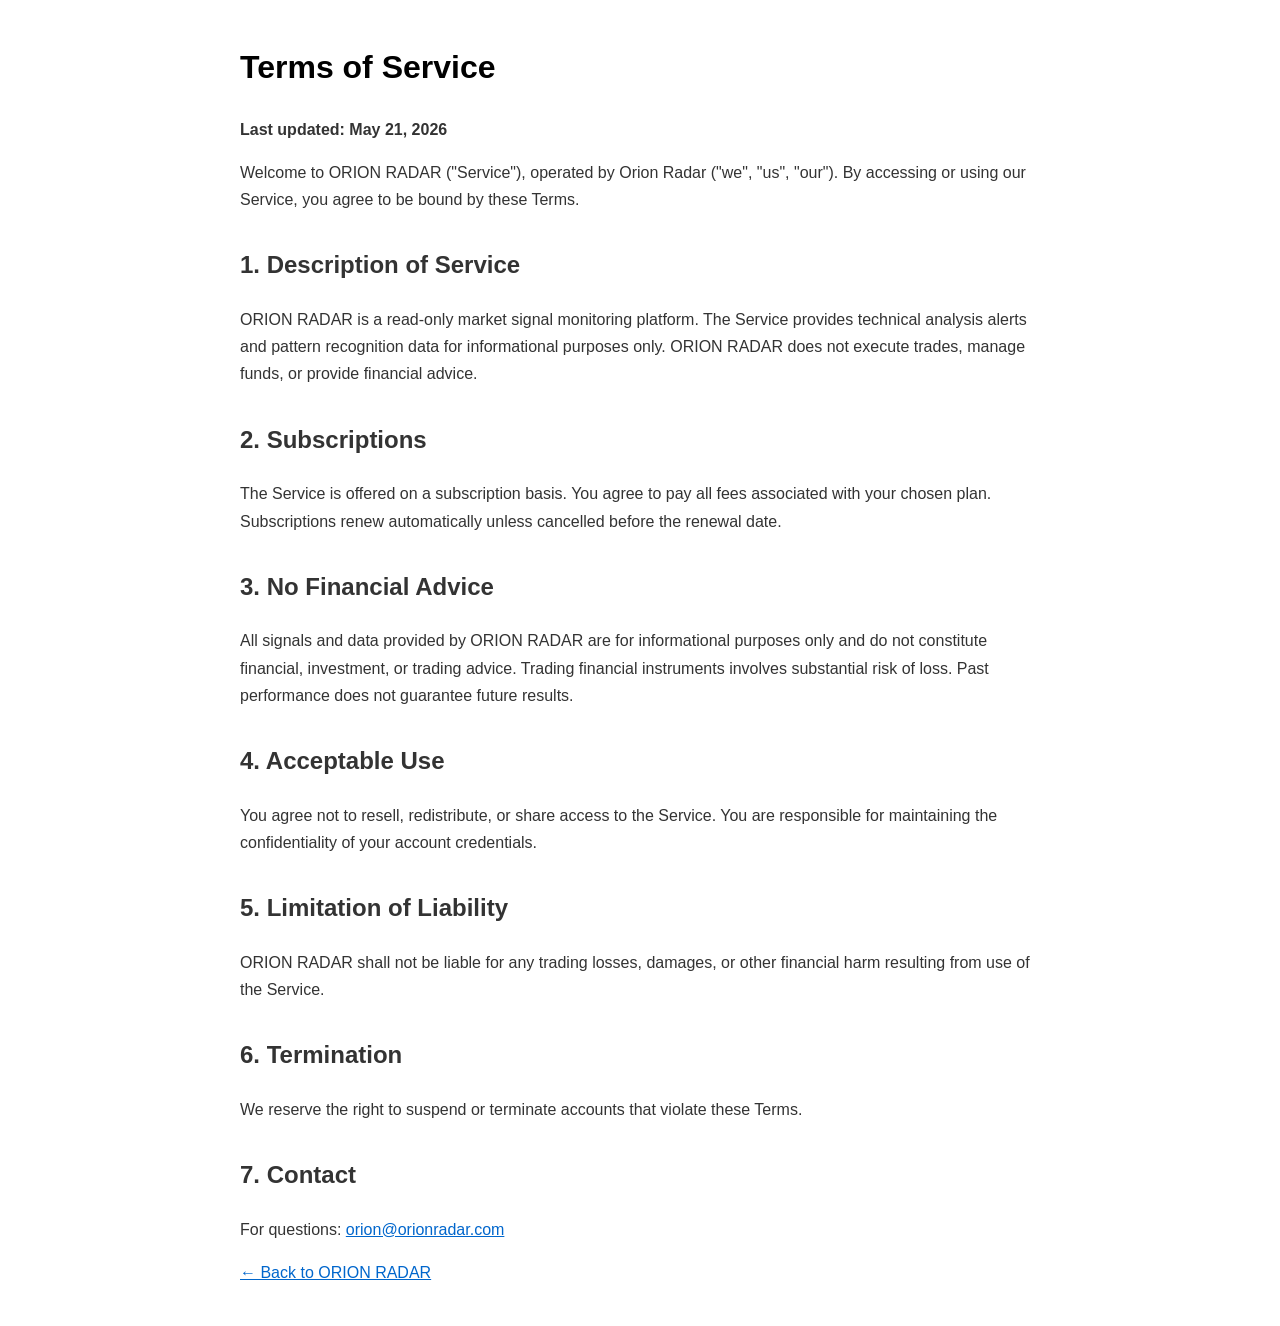
<file: terms.html>
<!DOCTYPE html><html lang="en"><head><meta charset="UTF-8"><meta name="viewport" content="width=device-width,initial-scale=1"><title>Terms of Service — ORION RADAR</title><style>body{font-family:sans-serif;max-width:800px;margin:40px auto;padding:0 20px;color:#333;line-height:1.7}h1{color:#000}h2{margin-top:32px}a{color:#0066cc}</style></head><body>
<h1>Terms of Service</h1><p><strong>Last updated: May 21, 2026</strong></p>
<p>Welcome to ORION RADAR ("Service"), operated by Orion Radar ("we", "us", "our"). By accessing or using our Service, you agree to be bound by these Terms.</p>
<h2>1. Description of Service</h2><p>ORION RADAR is a read-only market signal monitoring platform. The Service provides technical analysis alerts and pattern recognition data for informational purposes only. ORION RADAR does not execute trades, manage funds, or provide financial advice.</p>
<h2>2. Subscriptions</h2><p>The Service is offered on a subscription basis. You agree to pay all fees associated with your chosen plan. Subscriptions renew automatically unless cancelled before the renewal date.</p>
<h2>3. No Financial Advice</h2><p>All signals and data provided by ORION RADAR are for informational purposes only and do not constitute financial, investment, or trading advice. Trading financial instruments involves substantial risk of loss. Past performance does not guarantee future results.</p>
<h2>4. Acceptable Use</h2><p>You agree not to resell, redistribute, or share access to the Service. You are responsible for maintaining the confidentiality of your account credentials.</p>
<h2>5. Limitation of Liability</h2><p>ORION RADAR shall not be liable for any trading losses, damages, or other financial harm resulting from use of the Service.</p>
<h2>6. Termination</h2><p>We reserve the right to suspend or terminate accounts that violate these Terms.</p>
<h2>7. Contact</h2><p>For questions: <a href="mailto:orion@orionradar.com">orion@orionradar.com</a></p>
<p><a href="/">← Back to ORION RADAR</a></p>
</body></html>
</file>
